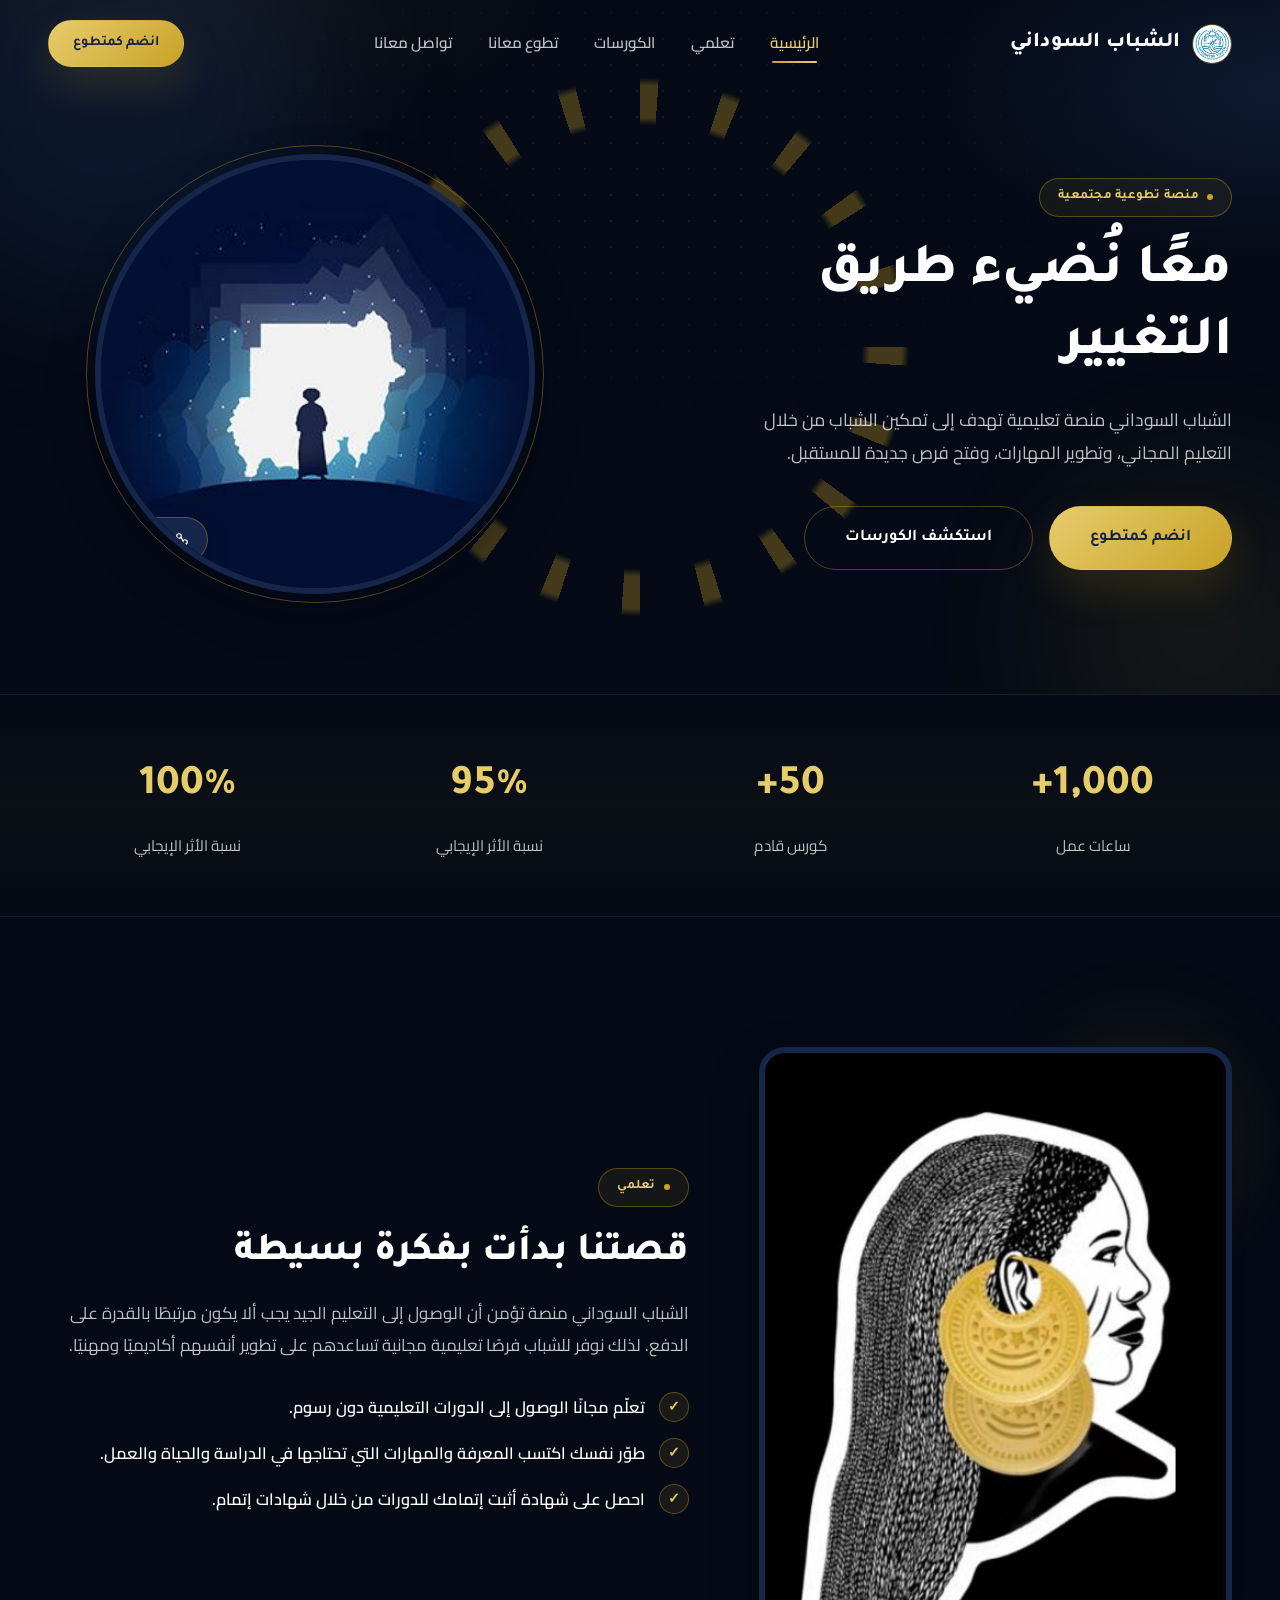
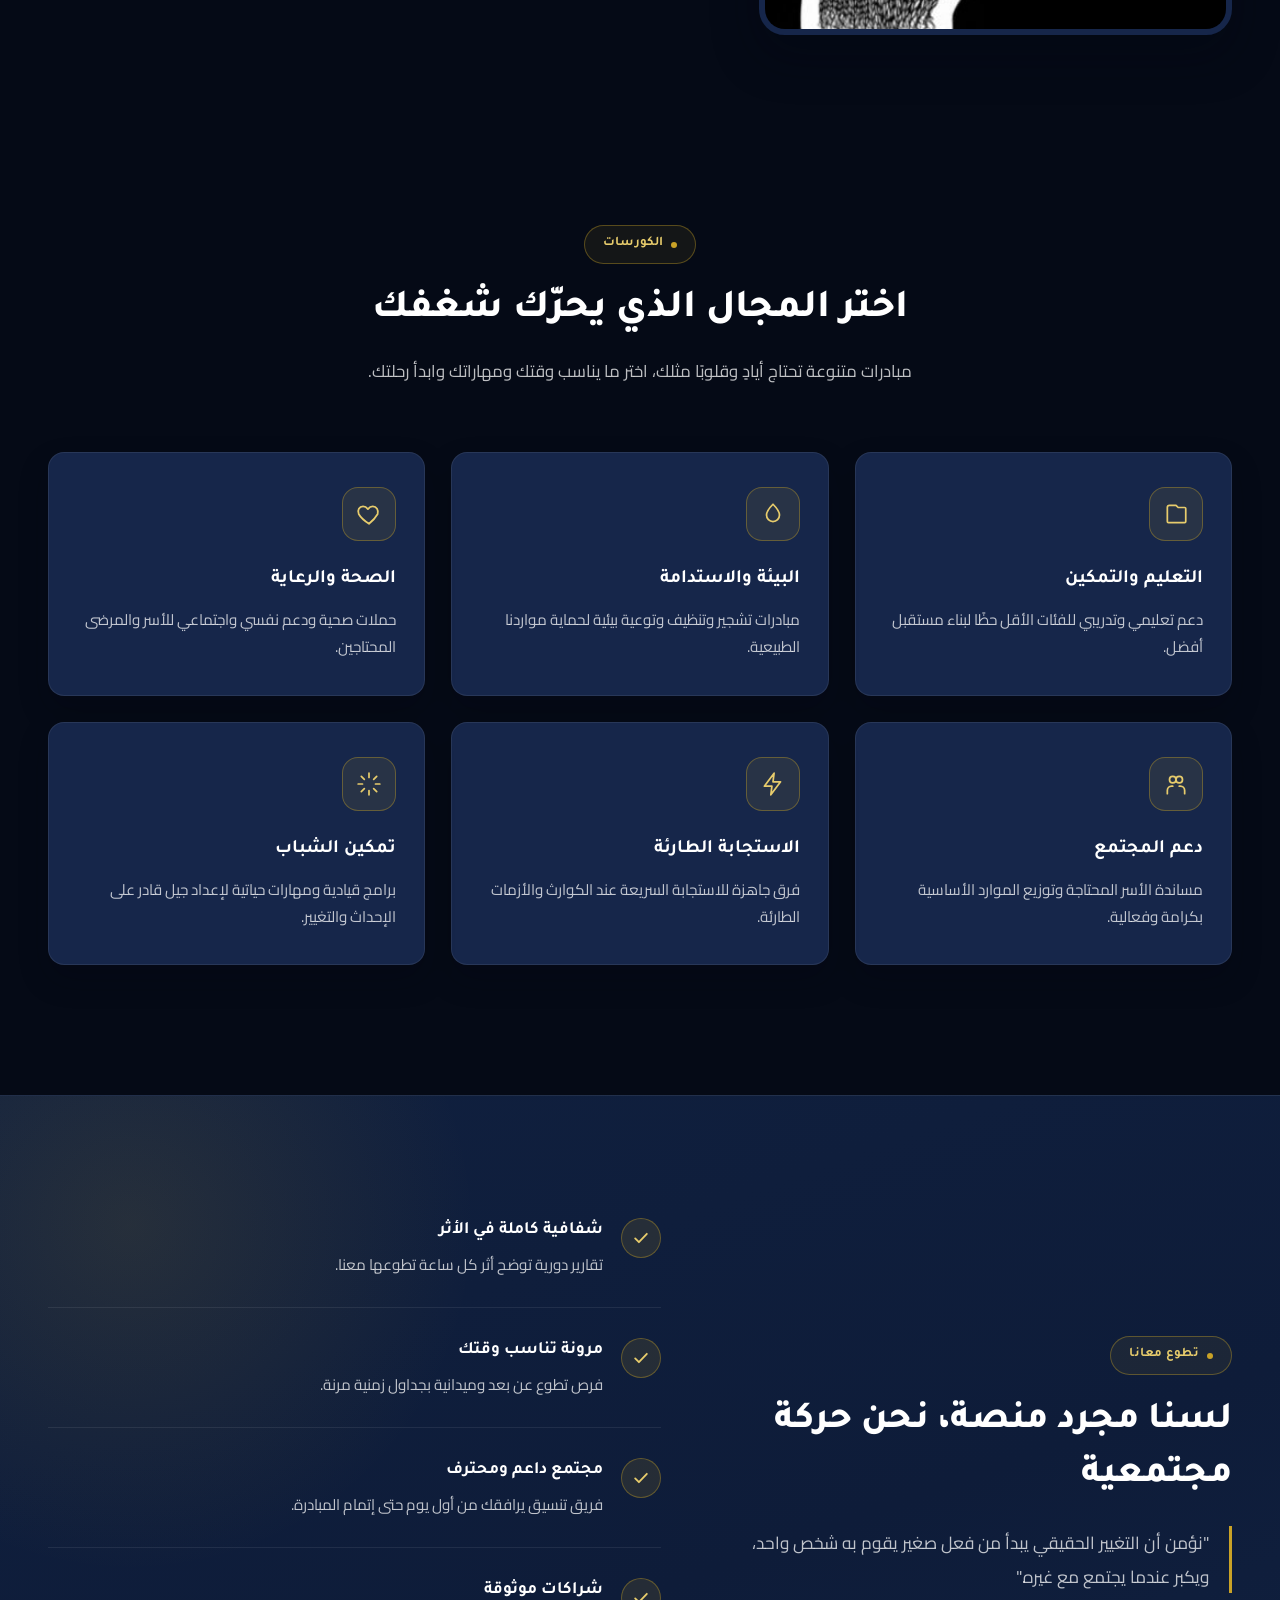
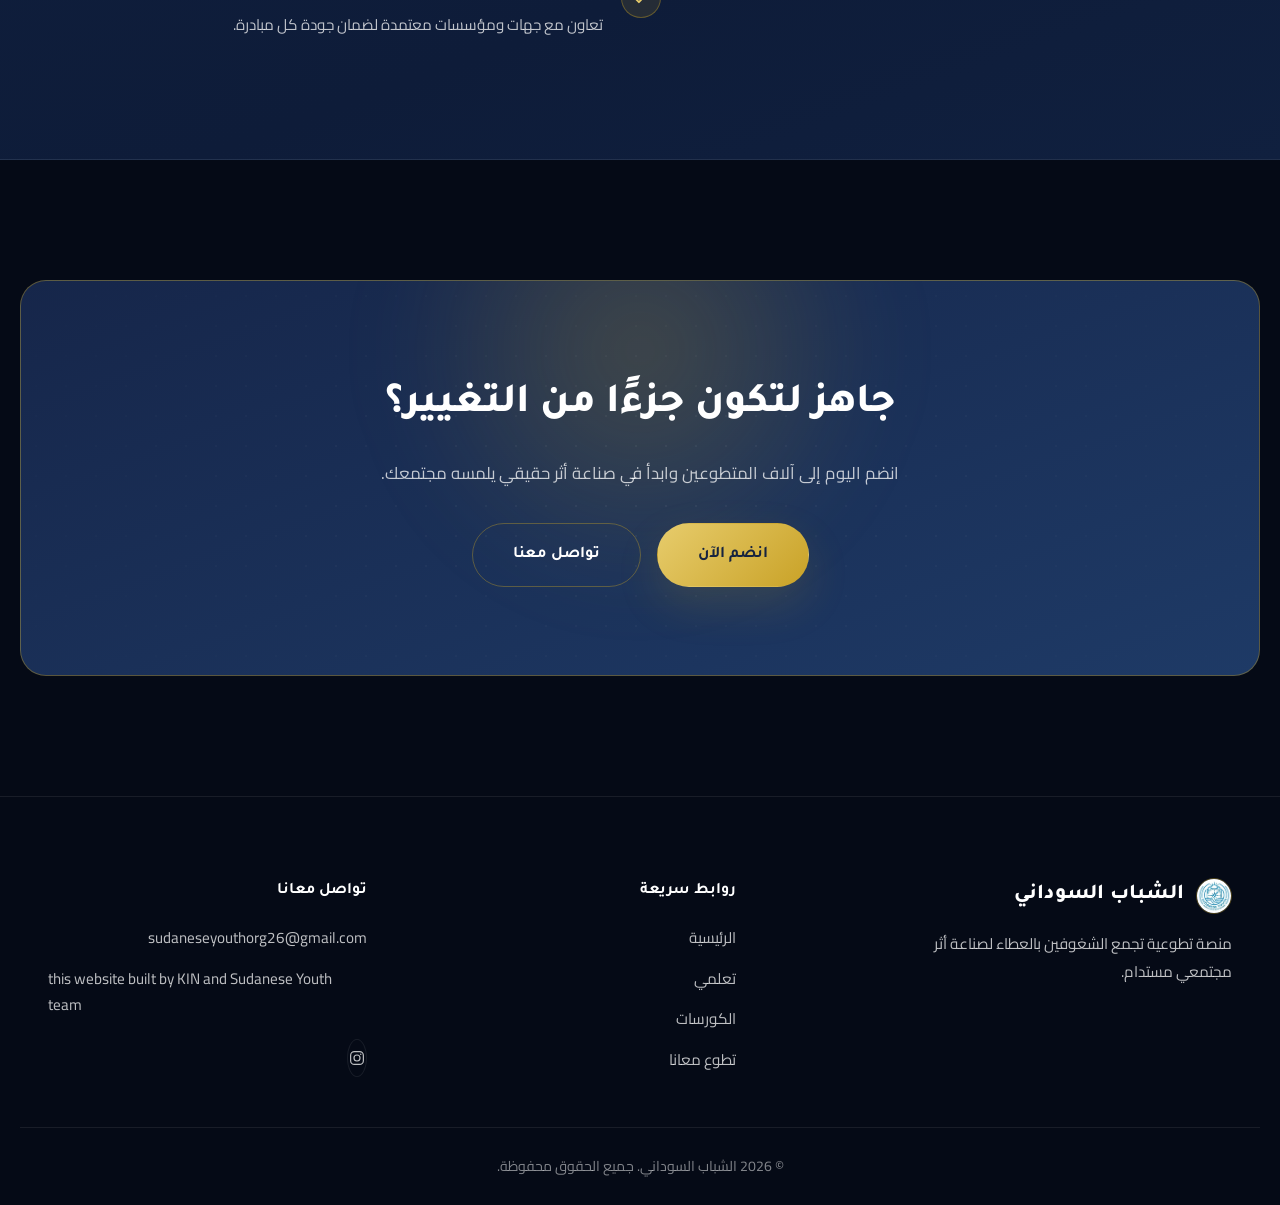
<file: index.html>
<!DOCTYPE html>
<html lang="ar" dir="rtl">
<head>
<meta charset="UTF-8">
<meta name="viewport" content="width=device-width, initial-scale=1.0">
<title>الشباب السوداني | منصة تطوعية تصنع الأثر</title>
<meta name="description" content="الشباب السوداني منصة تطوعية تجمع المتطوعين والمبادرات المجتمعية في مكان واحد، لتحويل الشغف بالعطاء إلى أثر حقيقي ومستدام.">
<meta name="keywords" content="تطوع, منصة تطوعية, مبادرات مجتمعية, عمل تطوعي, الشباب السوداني">
<meta property="og:title" content="الشباب السوداني | منصة تطوعية تصنع الأثر">
<meta property="og:description" content="نجمع الشغوفين بالعطاء لتنفيذ مبادرات حقيقية تصنع أثرًا مستدامًا في المجتمع.">
<meta property="og:type" content="website">
<link rel="preconnect" href="https://fonts.googleapis.com">
<link rel="preconnect" href="https://fonts.gstatic.com" crossorigin>
<link href="https://fonts.googleapis.com/css2?family=Tajawal:wght@400;500;700;800;900&family=Cairo:wght@300;400;500;600;700&display=swap" rel="stylesheet">
<link rel="stylesheet" href="style.css">
</head>
<body>
<body>

<!-- شاشة التحميل -->
<div class="preloader" id="preloader">
  <div class="preloader-logo-wrap">
    <span class="preloader-ring" aria-hidden="true"></span>
    <img src="logo.png" alt="الشباب السوداني" class="preloader-logo">
  </div>
  <span class="preloader-text">
    جاري التحميل<span class="preloader-dots"><span>.</span><span>.</span><span>.</span></span>
  </span>
</div>

<div class="scroll-progress" id="scrollProgress"></div>

<header class="navbar" id="navbar">
  <div class="navbar-inner container">
    <a href="index.html#home" class="brand" data-i18n-aria="navHome">
      <img src="logo.png" alt="الشباب السوداني" class="brand-logo" width="40" height="40">
      <span class="brand-name" data-i18n="brandName">الشباب السوداني</span>
    </a>

    <nav class="nav-links" id="navLinks" aria-label="التنقل الرئيسي">
      <a href="index.html#home" class="nav-link active" data-i18n="navHome">الرئيسية</a>
      <a href="mylearning.html" class="nav-link" data-i18n="navAbout">تعلمي</a>
      <a href="courses.html" class="nav-link" data-i18n="navServices">الكورسات</a>
      <a href="volnteer.html" class="nav-link" data-i18n="navvolnteer">تطوع معانا</a>
      <a href="contact.html" class="nav-link" data-i18n="navContact">تواصل معانا</a>
    </nav>

    <div class="navbar-actions">
      <a href="volnteer.html" class="btn btn-primary btn-nav" data-i18n="navCta">انضم كمتطوع</a>
      <button class="menu-toggle" id="menuToggle" aria-label="فتح القائمة" aria-expanded="false">
        <span></span><span></span><span></span>
      </button>
    </div>
  </div>

  <div class="mobile-menu" id="mobileMenu">
    <a href="index.html#home" class="mobile-link" data-i18n="navHome">الرئيسية</a>
    <a href="mylearning.html" class="mobile-link" data-i18n="navAbout">تعلمي</a>
    <a href="courses.html" class="mobile-link" data-i18n="navServices">الكورسات</a>
    <a href="volnteer.html" class="mobile-link" data-i18n="navvolnteer">تطوع معانا</a>
    <a href="contact.html" class="mobile-link" data-i18n="navContact">تواصل معانا</a>
    <a href="volnteer.html" class="btn btn-primary mobile-cta" data-i18n="navCta">انضم كمتطوع</a>
  </div>
</header>

<main>

  <section class="hero" id="home">
    <div class="hero-beacon" aria-hidden="true"></div>
    <div class="hero-grid" aria-hidden="true"></div>
    <div class="hero-blob hero-blob-1" aria-hidden="true"></div>
    <div class="hero-blob hero-blob-2" aria-hidden="true"></div>

    <div class="container hero-inner">
      <div class="hero-content reveal">
        <span class="eyebrow" data-i18n="heroEyebrow">منصة تطوعية مجتمعية</span>
        <h1 class="hero-title" data-i18n="heroTitle">معًا نُضيء طريق التغيير</h1>
        <p class="hero-desc" data-i18n="heroDesc">الشباب السوداني منصة تعليمية تهدف إلى تمكين الشباب من خلال التعليم المجاني، وتطوير المهارات، وفتح فرص جديدة للمستقبل.</p>
        <div class="hero-actions">
          <a href="volnteer.html" class="btn btn-primary btn-lg" data-i18n="heroBtnPrimary">انضم كمتطوع</a>
          <a href="courses.html" class="btn btn-outline btn-lg" data-i18n="heroBtnSecondary">استكشف الكورسات</a>
        </div>
      </div>

      <div class="hero-visual reveal">
        <div class="hero-image-wrap">
          <img src="png1.png" alt="متطوعون يعملون معًا" class="hero-image">
          <span class="floating-chip chip-1">
            <svg viewBox="0 0 24 24" fill="none" width="18" height="18"><path d="M12 2L14.5 8.5L21 9L16 13.5L17.5 20L12 16.5L6.5 20L8 13.5L3 9L9.5 8.5L12 2Z" fill="currentColor"/></svg>
            <span data-i18n="chipImpact">أثر حقيقي</span>
          </span>
          <span class="floating-chip chip-2">
            <svg viewBox="0 0 24 24" fill="none" width="18" height="18"><circle cx="8" cy="8" r="3" stroke="currentColor" stroke-width="1.6"/><circle cx="16" cy="16" r="3" stroke="currentColor" stroke-width="1.6"/><path d="M10.5 9.5L13.5 14.5" stroke="currentColor" stroke-width="1.6"/></svg>
            <span data-i18n="chipCommunity">مجتمع متصل</span>
          </span>
        </div>
      </div>
    </div>
  </section>

  <section class="stats" aria-label="إحصائيات">
    <div class="container stats-grid">
      <div class="stat-item reveal">
        <span class="stat-number" data-count="1000" data-suffix="+">0</span>
        <span class="stat-label" data-i18n="stat1">ساعات عمل</span>
      </div>
      <div class="stat-item reveal">
        <span class="stat-number" data-count="50" data-suffix="+">0</span>
        <span class="stat-label" data-i18n="stat2">كورس قادم</span>
      </div>
      <div class="stat-item reveal">
        <span class="stat-number" data-count="95" data-suffix="%">0</span>
        <span class="stat-label" data-i18n="stat3">نسبة الأثر الإيجابي</span>
      </div>
      <div class="stat-item reveal">
        <span class="stat-number" data-count="100" data-suffix="%">0</span>
        <span class="stat-label" data-i18n="stat3">دورات مجانية</span>
      </div>
    </div>
  </section>

  <section class="about" id="about">
    <div class="container about-grid">
      <div class="about-visual reveal">
        <div class="about-image-frame">
          <img src="png2.png" alt="فريق الشباب السوداني التطوعي" class="about-image" loading="lazy">
        </div>
        <div class="about-glow" aria-hidden="true"></div>
      </div>

      <div class="about-content reveal">
        <span class="eyebrow" data-i18n="aboutEyebrow">تعلمي</span>
        <h2 class="section-title" data-i18n="aboutTitle">قصتنا بدأت بفكرة بسيطة</h2>
        <p class="section-desc" data-i18n="aboutDesc">الشباب السوداني منصة تؤمن أن الوصول إلى التعليم الجيد يجب ألا يكون مرتبطًا بالقدرة على الدفع. لذلك نوفر للشباب فرصًا تعليمية مجانية تساعدهم على تطوير أنفسهم أكاديميًا ومهنيًا.</p>

        <ul class="check-list">
          <li>
            <span class="check-icon">✓</span>
            <span data-i18n="aboutPoint1">تعلّم مجانًا
الوصول إلى الدورات التعليمية دون رسوم.</span>
          </li>
          <li>
            <span class="check-icon">✓</span>
            <span data-i18n="aboutPoint2">طوّر نفسك
اكتسب المعرفة والمهارات التي تحتاجها في الدراسة والحياة والعمل.</span>
          </li>
          <li>
            <span class="check-icon">✓</span>
            <span data-i18n="aboutPoint3">احصل على شهادة
أثبت إتمامك للدورات من خلال شهادات إتمام.</span>
          </li>
        </ul>
      </div>
    </div>
  </section>

  <section class="services" id="services">
    <div class="container">
      <div class="section-head reveal">
        <span class="eyebrow" data-i18n="servicesEyebrow">الكورسات</span>
        <h2 class="section-title" data-i18n="servicesTitle">اختر المجال الذي يحرّك شغفك</h2>
        <p class="section-desc" data-i18n="servicesDesc">مبادرات متنوعة تحتاج أيادٍ وقلوبًا مثلك، اختر ما يناسب وقتك ومهاراتك وابدأ رحلتك.</p>
      </div>

      <div class="services-grid">
        <article class="service-card reveal">
          <span class="service-icon">
            <svg viewBox="0 0 24 24" fill="none" width="26" height="26"><path d="M4 19V6a2 2 0 0 1 2-2h6l2 2h6a1 1 0 0 1 1 1v12a1 1 0 0 1-1 1H5a1 1 0 0 1-1-1Z" stroke="currentColor" stroke-width="1.6" stroke-linejoin="round"/></svg>
          </span>
          <h3 data-i18n="service1Title">التعليم والتمكين</h3>
          <p data-i18n="service1Desc">دعم تعليمي وتدريبي للفئات الأقل حظًا لبناء مستقبل أفضل.</p>
        </article>

        <article class="service-card reveal">
          <span class="service-icon">
            <svg viewBox="0 0 24 24" fill="none" width="26" height="26"><path d="M12 3C9 6 6 9.5 6 13a6 6 0 0 0 12 0c0-3.5-3-7-6-10Z" stroke="currentColor" stroke-width="1.6" stroke-linejoin="round"/></svg>
          </span>
          <h3 data-i18n="service2Title">البيئة والاستدامة</h3>
          <p data-i18n="service2Desc">مبادرات تشجير وتنظيف وتوعية بيئية لحماية مواردنا الطبيعية.</p>
        </article>

        <article class="service-card reveal">
          <span class="service-icon">
            <svg viewBox="0 0 24 24" fill="none" width="26" height="26"><path d="M12 21s-7-4.5-9.5-9C1 8.5 3 5 6.5 5c2 0 3.5 1.2 4.5 2.5C12 6.2 13.5 5 15.5 5 19 5 21 8.5 20 12c-2.5 4.5-8 9-8 9Z" stroke="currentColor" stroke-width="1.6" stroke-linejoin="round"/></svg>
          </span>
          <h3 data-i18n="service3Title">الصحة والرعاية</h3>
          <p data-i18n="service3Desc">حملات صحية ودعم نفسي واجتماعي للأسر والمرضى المحتاجين.</p>
        </article>

        <article class="service-card reveal">
          <span class="service-icon">
            <svg viewBox="0 0 24 24" fill="none" width="26" height="26"><path d="M4 21v-3a4 4 0 0 1 4-4h1M20 21v-3a4 4 0 0 0-4-4h-1M9 11a3 3 0 1 0 0-6 3 3 0 0 0 0 6ZM15 11a3 3 0 1 0 0-6 3 3 0 0 0 0 6Z" stroke="currentColor" stroke-width="1.6" stroke-linecap="round" stroke-linejoin="round"/></svg>
          </span>
          <h3 data-i18n="service4Title">دعم المجتمع</h3>
          <p data-i18n="service4Desc">مساندة الأسر المحتاجة وتوزيع الموارد الأساسية بكرامة وفعالية.</p>
        </article>

        <article class="service-card reveal">
          <span class="service-icon">
            <svg viewBox="0 0 24 24" fill="none" width="26" height="26"><path d="M13 2 4 14h7l-1 8 9-12h-7l1-8Z" stroke="currentColor" stroke-width="1.6" stroke-linejoin="round"/></svg>
          </span>
          <h3 data-i18n="service5Title">الاستجابة الطارئة</h3>
          <p data-i18n="service5Desc">فرق جاهزة للاستجابة السريعة عند الكوارث والأزمات الطارئة.</p>
        </article>

        <article class="service-card reveal">
          <span class="service-icon">
            <svg viewBox="0 0 24 24" fill="none" width="26" height="26"><path d="M12 2v4M12 18v4M4.9 4.9l2.8 2.8M16.3 16.3l2.8 2.8M2 12h4M18 12h4M4.9 19.1l2.8-2.8M16.3 7.7l2.8-2.8" stroke="currentColor" stroke-width="1.6" stroke-linecap="round"/></svg>
          </span>
          <h3 data-i18n="service6Title">تمكين الشباب</h3>
          <p data-i18n="service6Desc">برامج قيادية ومهارات حياتية لإعداد جيل قادر على الإحداث والتغيير.</p>
        </article>
      </div>
    </div>
  </section>

  <section class="why" id="why">
    <div class="why-glow" aria-hidden="true"></div>
    <div class="container why-grid">
      <div class="why-panel reveal">
        <span class="eyebrow eyebrow-light" data-i18n="whyEyebrow">تطوع معانا</span>
        <h2 class="why-title" data-i18n="whyTitle">لسنا مجرد منصة، نحن حركة مجتمعية</h2>
        <p class="why-quote" data-i18n="whyQuote">"نؤمن أن التغيير الحقيقي يبدأ من فعل صغير يقوم به شخص واحد، ويكبر عندما يجتمع مع غيره."</p>
      </div>

      <ul class="why-list">
        <li class="why-item reveal">
          <span class="why-check">
            <svg viewBox="0 0 24 24" fill="none" width="20" height="20"><path d="M5 12.5 9.5 17 19 7" stroke="currentColor" stroke-width="2.2" stroke-linecap="round" stroke-linejoin="round"/></svg>
          </span>
          <div>
            <h4 data-i18n="why1Title">شفافية كاملة في الأثر</h4>
            <p data-i18n="why1Desc">تقارير دورية توضح أثر كل ساعة تطوعها معنا.</p>
          </div>
        </li>
        <li class="why-item reveal">
          <span class="why-check">
            <svg viewBox="0 0 24 24" fill="none" width="20" height="20"><path d="M5 12.5 9.5 17 19 7" stroke="currentColor" stroke-width="2.2" stroke-linecap="round" stroke-linejoin="round"/></svg>
          </span>
          <div>
            <h4 data-i18n="why2Title">مرونة تناسب وقتك</h4>
            <p data-i18n="why2Desc">فرص تطوع عن بعد وميدانية بجداول زمنية مرنة.</p>
          </div>
        </li>
        <li class="why-item reveal">
          <span class="why-check">
            <svg viewBox="0 0 24 24" fill="none" width="20" height="20"><path d="M5 12.5 9.5 17 19 7" stroke="currentColor" stroke-width="2.2" stroke-linecap="round" stroke-linejoin="round"/></svg>
          </span>
          <div>
            <h4 data-i18n="why3Title">مجتمع داعم ومحترف</h4>
            <p data-i18n="why3Desc">فريق تنسيق يرافقك من أول يوم حتى إتمام المبادرة.</p>
          </div>
        </li>
        <li class="why-item reveal">
          <span class="why-check">
            <svg viewBox="0 0 24 24" fill="none" width="20" height="20"><path d="M5 12.5 9.5 17 19 7" stroke="currentColor" stroke-width="2.2" stroke-linecap="round" stroke-linejoin="round"/></svg>
          </span>
          <div>
            <h4 data-i18n="why4Title">شراكات موثوقة</h4>
            <p data-i18n="why4Desc">تعاون مع جهات ومؤسسات معتمدة لضمان جودة كل مبادرة.</p>
          </div>
        </li>
      </ul>
    </div>
  </section>

  <section class="cta" id="contact">
    <div class="cta-glow" aria-hidden="true"></div>
    <div class="cta-shapes" aria-hidden="true"></div>
    <div class="container cta-inner reveal">
      <h2 class="cta-title" data-i18n="ctaTitle">جاهز لتكون جزءًا من التغيير؟</h2>
      <p class="cta-desc" data-i18n="ctaDesc">انضم اليوم إلى آلاف المتطوعين وابدأ في صناعة أثر حقيقي يلمسه مجتمعك.</p>
      <div class="cta-actions">
        <a href="volnteer.html" class="btn btn-primary btn-lg" data-i18n="ctaBtn">انضم الآن</a>
        <a href="contact.html" class="btn btn-outline btn-lg" data-i18n="ctaBtnSecondary">تواصل معنا</a>
      </div>
    </div>
  </section>

</main>

<footer class="footer">
  <div class="container footer-grid">
    <div class="footer-brand">
      <a href="index.html#home" class="brand">
        <img src="logo.png" alt="الشباب السوداني" class="brand-logo" width="36" height="36">
        <span class="brand-name" data-i18n="brandName">الشباب السوداني</span>
      </a>
      <p data-i18n="footerAbout">منصة تطوعية تجمع الشغوفين بالعطاء لصناعة أثر مجتمعي مستدام.</p>
    </div>

    <div class="footer-col">
      <h5 data-i18n="footerLinksTitle">روابط سريعة</h5>
      <a href="index.html#home" data-i18n="navHome">الرئيسية</a>
      <a href="mylearning.html" data-i18n="navAbout">تعلمي</a>
      <a href="courses.html" data-i18n="navServices">الكورسات</a>
      <a href="volnteer.html" data-i18n="navvolnteer">تطوع معانا</a>
    </div>

    <div class="footer-col">
      <h5 data-i18n="footerContactTitle">تواصل معانا</h5>
      <a href="mailto:sudaneseyouthorg26@gmail.com">sudaneseyouthorg26@gmail.com</a>
      <a href="tel:+20000000000" dir="ltr">this website built by KIN and Sudanese Youth team</a>
      <div class="social-icons">
        <a href="https://www.instagram.com/sudanese_youth/" aria-label="Instagram" class="social-icon"><svg viewBox="0 0 24 24" width="18" height="18" fill="none"><rect x="3.5" y="3.5" width="17" height="17" rx="5" stroke="currentColor" stroke-width="1.6"/><circle cx="12" cy="12" r="4" stroke="currentColor" stroke-width="1.6"/><circle cx="17" cy="7" r="1" fill="currentColor"/></svg></a>
      </div>
    </div>
  </div>

  <div class="container footer-bottom">
    <p data-i18n="footerCopy">© 2026 الشباب السوداني. جميع الحقوق محفوظة.</p>
  </div>
</footer>

<button class="back-to-top" id="backToTop" aria-label="العودة للأعلى">
  <svg viewBox="0 0 24 24" width="20" height="20" fill="none"><path d="M12 19V5M5 12l7-7 7 7" stroke="currentColor" stroke-width="2" stroke-linecap="round" stroke-linejoin="round"/></svg>
</button>

<script src="script.js"></script>
</body>
</html>
</file>
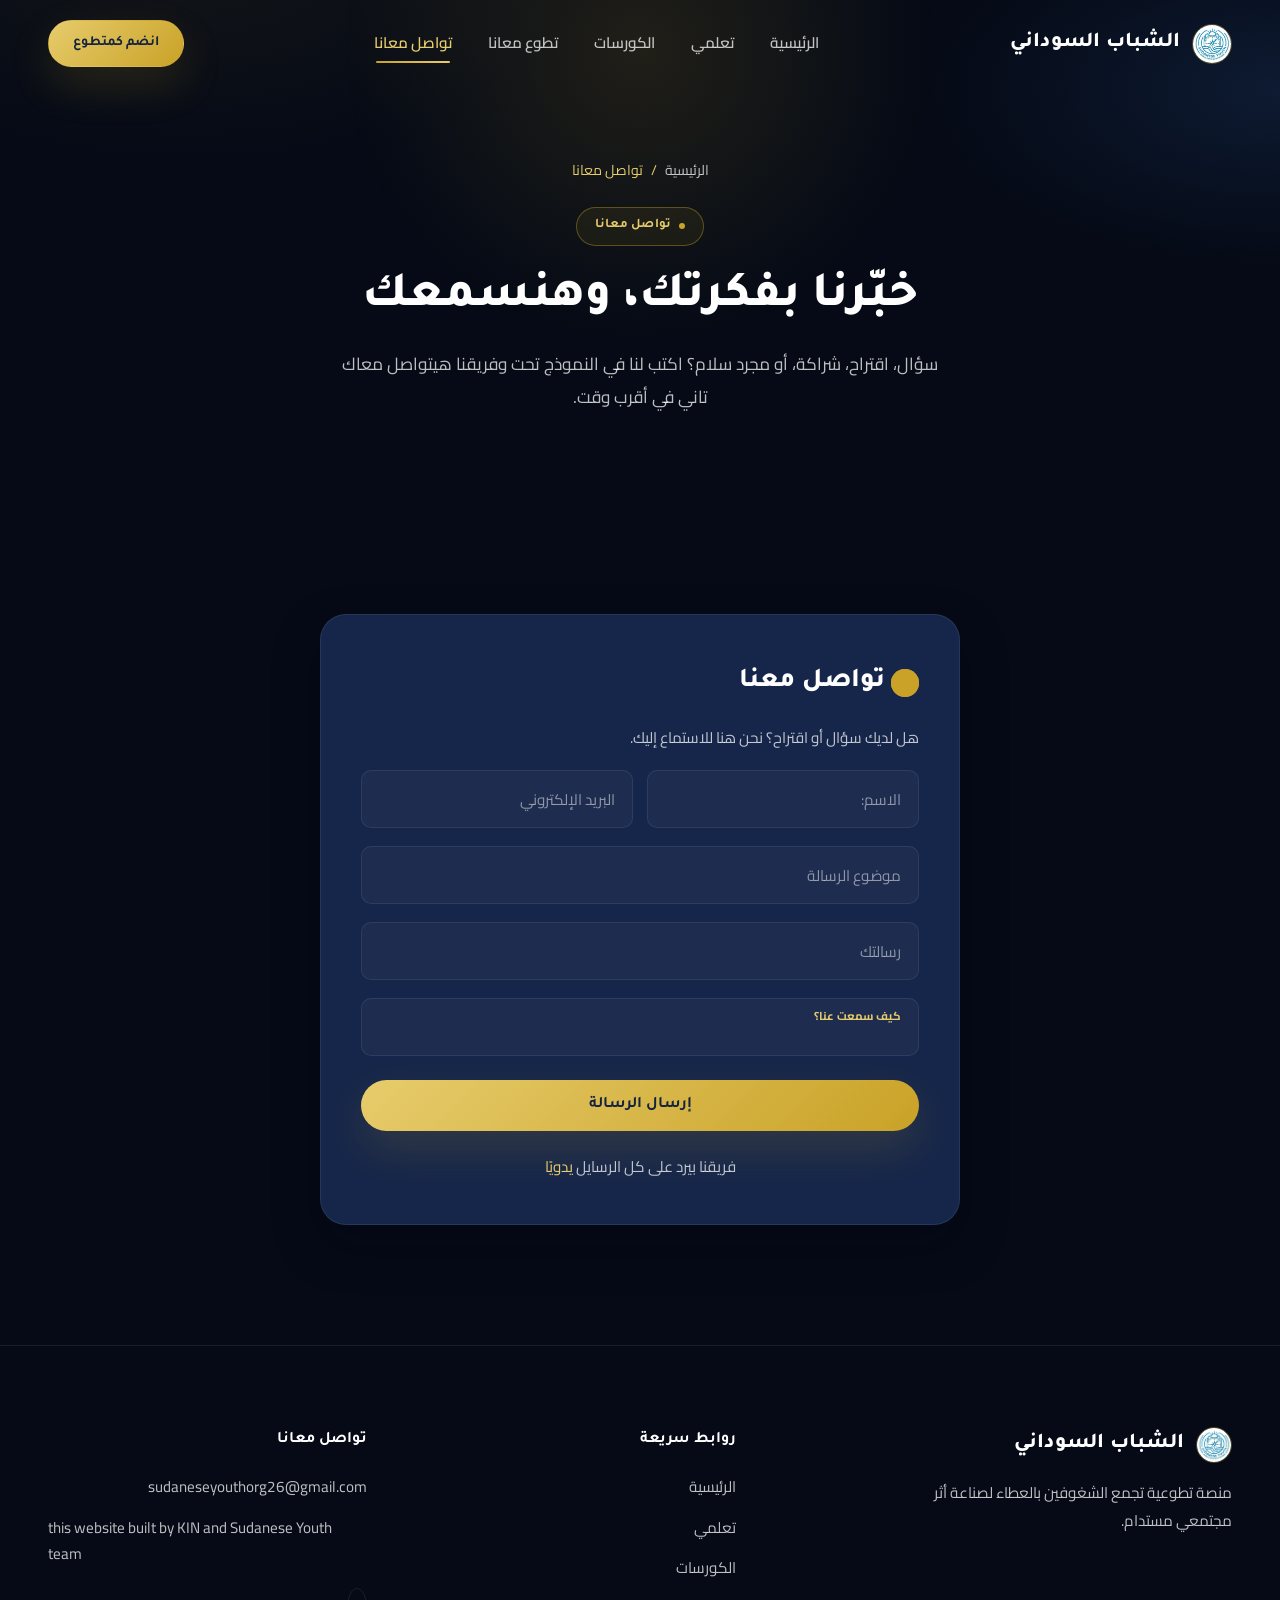
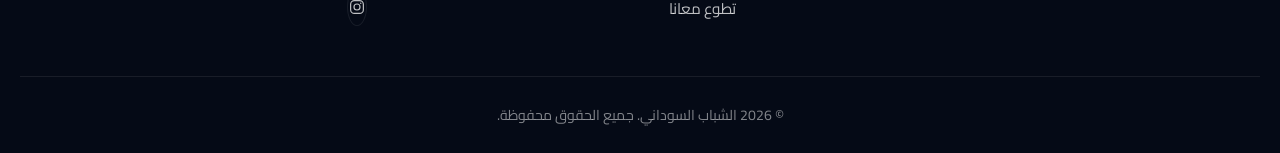
<file: contact.html>
<!DOCTYPE html>
<html lang="ar" dir="rtl">
<head>
<meta charset="UTF-8">
<meta name="viewport" content="width=device-width, initial-scale=1.0">
<title>تواصل معانا | الشباب السوداني</title>
<meta name="description" content="تواصل مع فريق الشباب السوداني لأي استفسار، اقتراح، أو شراكة. سنرد عليك في أقرب وقت.">
<link rel="preconnect" href="https://fonts.googleapis.com">
<link rel="preconnect" href="https://fonts.gstatic.com" crossorigin>
<link href="https://fonts.googleapis.com/css2?family=Tajawal:wght@400;500;700;800;900&family=Cairo:wght@300;400;500;600;700&display=swap" rel="stylesheet">
<link rel="stylesheet" href="style.css">
</head>
<body>

<div class="scroll-progress" id="scrollProgress"></div>

<header class="navbar" id="navbar">
  <div class="navbar-inner container">
    <a href="index.html#home" class="brand" data-i18n-aria="navHome">
      <img src="logo.png" alt="الشباب السوداني" class="brand-logo" width="40" height="40">
      <span class="brand-name" data-i18n="brandName">الشباب السوداني</span>
    </a>

    <nav class="nav-links" id="navLinks" aria-label="التنقل الرئيسي">
      <a href="index.html#home" class="nav-link" data-i18n="navHome">الرئيسية</a>
      <a href="mylearning.html" class="nav-link" data-i18n="navAbout">تعلمي</a>
      <a href="courses.html" class="nav-link" data-i18n="navServices">الكورسات</a>
      <a href="volnteer.html" class="nav-link" data-i18n="navvolnteer">تطوع معانا</a>
      <a href="contact.html" class="nav-link active" data-i18n="navContact">تواصل معانا</a>
    </nav>

    <div class="navbar-actions">
      <!-- <button class="lang-toggle" id="langToggle" aria-label="تغيير اللغة">
        <span class="lang-option active" data-lang-option="ar">AR</span>
        <span class="lang-sep">⇄</span>
        <span class="lang-option" data-lang-option="en">EN</span>
      </button> -->
      <a href="volnteer.html" class="btn btn-primary btn-nav" data-i18n="navCta">انضم كمتطوع</a>
      <button class="menu-toggle" id="menuToggle" aria-label="فتح القائمة" aria-expanded="false">
        <span></span><span></span><span></span>
      </button>
    </div>
  </div>

  <div class="mobile-menu" id="mobileMenu">
    <a href="index.html#home" class="mobile-link" data-i18n="navHome">الرئيسية</a>
    <a href="mylearning.html" class="mobile-link" data-i18n="navAbout">تعلمي</a>
    <a href="courses.html" class="mobile-link" data-i18n="navServices">الكورسات</a>
    <a href="volnteer.html" class="mobile-link" data-i18n="navvolnteer">تطوع معانا</a>
    <a href="contact.html" class="mobile-link" data-i18n="navContact">تواصل معانا</a>
    <a href="volnteer.html" class="btn btn-primary mobile-cta" data-i18n="navCta">انضم كمتطوع</a>
  </div>
</header>

<main>

  <section class="page-hero">
    <div class="page-hero-glow" aria-hidden="true"></div>
    <div class="container page-hero-inner">
      <div class="page-hero-breadcrumb reveal">
        <a href="index.html#home" data-i18n="navHome">الرئيسية</a>
        <span>/</span>
        <span data-i18n="navContact">تواصل معانا</span>
      </div>
      <span class="eyebrow">تواصل معانا</span>
      <h1 class="page-hero-title">خبّرنا بفكرتك، وهنسمعك</h1>
      <p class="page-hero-desc">سؤال، اقتراح، شراكة، أو مجرد سلام؟ اكتب لنا في النموذج تحت وفريقنا هيتواصل معاك تاني في أقرب وقت.</p>
    </div>
  </section>
<!-- From Uiverse.io by Yaya12085 -->
<form class="form" id="contactForm">
    <input type="hidden" name="access_key" value="ac69c352-38ea-4a26-bc5b-1a10f03672b9">
    <input type="checkbox" name="botcheck" class="visually-hidden" style="display:none">

    <p class="title">تواصل معنا</p>
    <p class="message">هل لديك سؤال أو اقتراح؟ نحن هنا للاستماع إليك.</p>

    <div class="flex">
        <label>
            <input required placeholder="" name="name" type="text" class="input">
            <span>الاسم:</span>
        </label>

        <label>
            <input required placeholder="" name="email" type="email" class="input">
            <span>البريد الإلكتروني</span>
        </label>
    </div>

    <label>
        <input required placeholder="" name="subject" type="text" class="input">
        <span>موضوع الرسالة</span>
    </label>

    <label>
        <input required placeholder="" name="message" type="text" class="input">
        <span>رسالتك</span>
    </label>

    <label>
        <input placeholder="" name="how_heard" type="text" class="input">
        <span>كيف سمعت عنا؟</span>
    </label>

    <button class="submit" type="submit">إرسال الرسالة</button>

    <div class="form-status" id="formStatus"></div>

    <p class="signin">فريقنا بيرد على كل الرسايل <a href="#">يدويًا</a></p>
</form>

<script>
(function () {
  const form = document.getElementById('contactForm');
  const statusBox = document.getElementById('formStatus');

  form.addEventListener('submit', async function (e) {
    e.preventDefault();

    const submitBtn = form.querySelector('.submit');
    submitBtn.disabled = true;
    const originalText = submitBtn.textContent;
    submitBtn.textContent = 'جارٍ الإرسال...';

    statusBox.classList.remove('show', 'success', 'error');

    const formData = new FormData(form);
    const object = Object.fromEntries(formData);
    const json = JSON.stringify(object);

    try {
      const res = await fetch('https://api.web3forms.com/submit', {
        method: 'POST',
        headers: {
          'Content-Type': 'application/json',
          Accept: 'application/json'
        },
        body: json
      });
      const result = await res.json();

      if (result.success) {
        statusBox.textContent = 'تم إرسال رسالتك بنجاح، شكرًا لتواصلك معنا.';
        statusBox.classList.add('show', 'success');
        form.reset();
      } else {
        statusBox.textContent = 'حدث خطأ أثناء الإرسال، حاول مرة أخرى.';
        statusBox.classList.add('show', 'error');
      }
    } catch (err) {
      statusBox.textContent = 'تعذر الاتصال بالخادم، تحقق من اتصالك بالإنترنت.';
      statusBox.classList.add('show', 'error');
    } finally {
      submitBtn.disabled = false;
      submitBtn.textContent = originalText;
    }
  });
})();
</script>
</main>

<footer class="footer">
  <div class="container footer-grid">
    <div class="footer-brand">
      <a href="index.html#home" class="brand">
        <img src="logo.png" alt="الشباب السوداني" class="brand-logo" width="36" height="36">
        <span class="brand-name" data-i18n="brandName">الشباب السوداني</span>
      </a>
      <p data-i18n="footerAbout">منصة تطوعية تجمع الشغوفين بالعطاء لصناعة أثر مجتمعي مستدام.</p>
    </div>

    <div class="footer-col">
      <h5 data-i18n="footerLinksTitle">روابط سريعة</h5>
      <a href="index.html#home" data-i18n="navHome">الرئيسية</a>
      <a href="mylearning.html" data-i18n="navAbout">تعلمي</a>
      <a href="courses.html" data-i18n="navServices">الكورسات</a>
      <a href="volnteer.html" data-i18n="navvolnteer">تطوع معانا</a>
    </div>

    <div class="footer-col">
      <h5 data-i18n="footerContactTitle">تواصل معانا</h5>
      <a href="mailto:sudaneseyouthorg26@gmail.com">sudaneseyouthorg26@gmail.com</a>
      <a href="tel:+20000000000" dir="ltr">this website built by KIN and Sudanese Youth team</a>
      <div class="social-icons">
        <a href="https://www.instagram.com/sudanese_youth/" aria-label="Instagram" class="social-icon"><svg viewBox="0 0 24 24" width="18" height="18" fill="none"><rect x="3.5" y="3.5" width="17" height="17" rx="5" stroke="currentColor" stroke-width="1.6"/><circle cx="12" cy="12" r="4" stroke="currentColor" stroke-width="1.6"/><circle cx="17" cy="7" r="1" fill="currentColor"/></svg></a>
      </div>
    </div>
  </div>

  <div class="container footer-bottom">
    <p data-i18n="footerCopy">© 2026 الشباب السوداني. جميع الحقوق محفوظة.</p>
  </div>
</footer>

<button class="back-to-top" id="backToTop" aria-label="العودة للأعلى">
  <svg viewBox="0 0 24 24" width="20" height="20" fill="none"><path d="M12 19V5M5 12l7-7 7 7" stroke="currentColor" stroke-width="2" stroke-linecap="round" stroke-linejoin="round"/></svg>
</button>

<script src="script.js"></script>
</body>
</html>
</file>
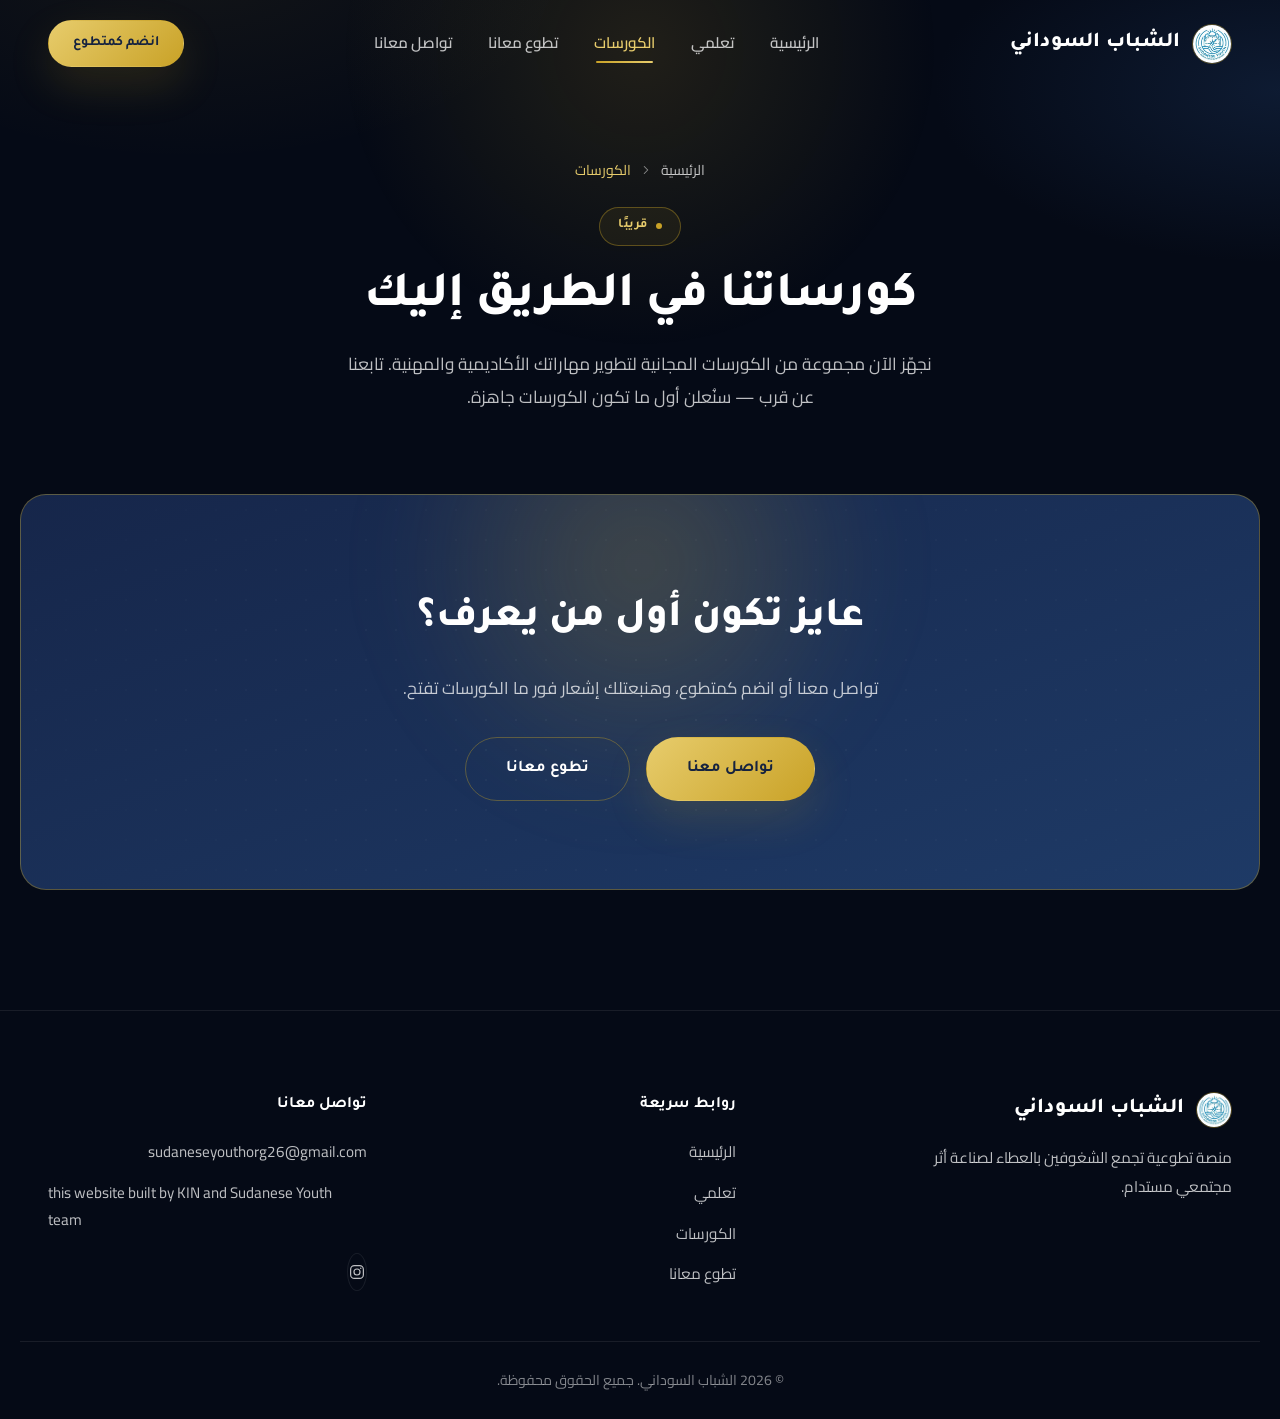
<file: courses.html>
<!DOCTYPE html>
<html lang="ar" dir="rtl">
<head>
<meta charset="UTF-8">
<meta name="viewport" content="width=device-width, initial-scale=1.0">
<title>الكورسات | الشباب السوداني</title>
<meta name="description" content="كورسات الشباب السوداني قريبًا — منصة تعليمية مجانية لتمكين الشباب بالمهارات والمعرفة.">
<link rel="preconnect" href="https://fonts.googleapis.com">
<link rel="preconnect" href="https://fonts.gstatic.com" crossorigin>
<link href="https://fonts.googleapis.com/css2?family=Tajawal:wght@400;500;700;800;900&family=Cairo:wght@300;400;500;600;700&display=swap" rel="stylesheet">
<link rel="stylesheet" href="style.css">
</head>
<body>

<div class="scroll-progress" id="scrollProgress"></div>

<header class="navbar" id="navbar">
  <div class="navbar-inner container">
    <a href="index.html#home" class="brand" data-i18n-aria="navHome">
      <img src="logo.png" alt="الشباب السوداني" class="brand-logo" width="40" height="40">
      <span class="brand-name" data-i18n="brandName">الشباب السوداني</span>
    </a>

    <nav class="nav-links" id="navLinks" aria-label="التنقل الرئيسي">
      <a href="index.html#home" class="nav-link" data-i18n="navHome">الرئيسية</a>
      <a href="mylearning.html" class="nav-link" data-i18n="navAbout">تعلمي</a>
      <a href="courses.html" class="nav-link active" data-i18n="navServices">الكورسات</a>
      <a href="volnteer.html" class="nav-link" data-i18n="navvolnteer">تطوع معانا</a>
      <a href="contact.html" class="nav-link" data-i18n="navContact">تواصل معانا</a>
    </nav>

    <div class="navbar-actions">
      <!-- <button class="lang-toggle" id="langToggle" aria-label="تغيير اللغة">
        <span class="lang-option active" data-lang-option="ar">AR</span>
        <span class="lang-sep">⇄</span>
        <span class="lang-option" data-lang-option="en">EN</span>
      </button> -->
      <a href="volnteer.html" class="btn btn-primary btn-nav" data-i18n="navCta">انضم كمتطوع</a>
      <button class="menu-toggle" id="menuToggle" aria-label="فتح القائمة" aria-expanded="false">
        <span></span><span></span><span></span>
      </button>
    </div>
  </div>

  <div class="mobile-menu" id="mobileMenu">
    <a href="index.html#home" class="mobile-link" data-i18n="navHome">الرئيسية</a>
    <a href="mylearning.html" class="mobile-link" data-i18n="navAbout">تعلمي</a>
    <a href="courses.html" class="mobile-link" data-i18n="navServices">الكورسات</a>
    <a href="volnteer.html" class="mobile-link" data-i18n="navvolnteer">تطوع معانا</a>
    <a href="contact.html" class="mobile-link" data-i18n="navContact">تواصل معانا</a>
    <a href="volnteer.html" class="btn btn-primary mobile-cta" data-i18n="navCta">انضم كمتطوع</a>
  </div>
</header>

<main>

  <section class="page-hero">
    <div class="page-hero-glow" aria-hidden="true"></div>
    <div class="container page-hero-inner">
      <nav class="page-hero-breadcrumb" aria-label="مسار التصفح">
        <a href="index.html#home">الرئيسية</a>
        <svg viewBox="0 0 24 24" width="14" height="14" fill="none"><path d="M9 6l6 6-6 6" stroke="currentColor" stroke-width="1.8" stroke-linecap="round" stroke-linejoin="round"/></svg>
        <span>الكورسات</span>
      </nav>
      <span class="eyebrow">قريبًا</span>
      <h1 class="page-hero-title">كورساتنا في الطريق إليك</h1>
      <p class="page-hero-desc">نجهّز الآن مجموعة من الكورسات المجانية لتطوير مهاراتك الأكاديمية والمهنية. تابعنا عن قرب — سنُعلن أول ما تكون الكورسات جاهزة.</p>
    </div>
  </section>

  <section class="cta" style="margin-top: 0;">
    <div class="cta-glow" aria-hidden="true"></div>
    <div class="cta-shapes" aria-hidden="true"></div>
    <div class="container cta-inner reveal">
      <h2 class="cta-title">عايز تكون أول من يعرف؟</h2>
      <p class="cta-desc">تواصل معنا أو انضم كمتطوع، وهنبعتلك إشعار فور ما الكورسات تفتح.</p>
      <div class="cta-actions">
        <a href="contact.html" class="btn btn-primary btn-lg">تواصل معنا</a>
        <a href="volnteer.html" class="btn btn-outline btn-lg">تطوع معانا</a>
      </div>
    </div>
  </section>

</main>

<footer class="footer">
  <div class="container footer-grid">
    <div class="footer-brand">
      <a href="index.html#home" class="brand">
        <img src="logo.png" alt="الشباب السوداني" class="brand-logo" width="36" height="36">
        <span class="brand-name" data-i18n="brandName">الشباب السوداني</span>
      </a>
      <p data-i18n="footerAbout">منصة تطوعية تجمع الشغوفين بالعطاء لصناعة أثر مجتمعي مستدام.</p>
    </div>

    <div class="footer-col">
      <h5 data-i18n="footerLinksTitle">روابط سريعة</h5>
      <a href="index.html#home" data-i18n="navHome">الرئيسية</a>
      <a href="mylearning.html" data-i18n="navAbout">تعلمي</a>
      <a href="courses.html" data-i18n="navServices">الكورسات</a>
      <a href="volnteer.html" data-i18n="navvolnteer">تطوع معانا</a>
    </div>

    <div class="footer-col">
      <h5 data-i18n="footerContactTitle">تواصل معانا</h5>
      <a href="mailto:sudaneseyouthorg26@gmail.com">sudaneseyouthorg26@gmail.com</a>
      <a href="tel:+20000000000" dir="ltr">this website built by KIN and Sudanese Youth team</a>
      <div class="social-icons">
        <a href="https://www.instagram.com/sudanese_youth/" aria-label="Instagram" class="social-icon"><svg viewBox="0 0 24 24" width="18" height="18" fill="none"><rect x="3.5" y="3.5" width="17" height="17" rx="5" stroke="currentColor" stroke-width="1.6"/><circle cx="12" cy="12" r="4" stroke="currentColor" stroke-width="1.6"/><circle cx="17" cy="7" r="1" fill="currentColor"/></svg></a>
      </div>
    </div>
  </div>

  <div class="container footer-bottom">
    <p data-i18n="footerCopy">© 2026 الشباب السوداني. جميع الحقوق محفوظة.</p>
  </div>
</footer>

<button class="back-to-top" id="backToTop" aria-label="العودة للأعلى">
  <svg viewBox="0 0 24 24" width="20" height="20" fill="none"><path d="M12 19V5M5 12l7-7 7 7" stroke="currentColor" stroke-width="2" stroke-linecap="round" stroke-linejoin="round"/></svg>
</button>

<script src="script.js"></script>
</body>
</html>
</file>
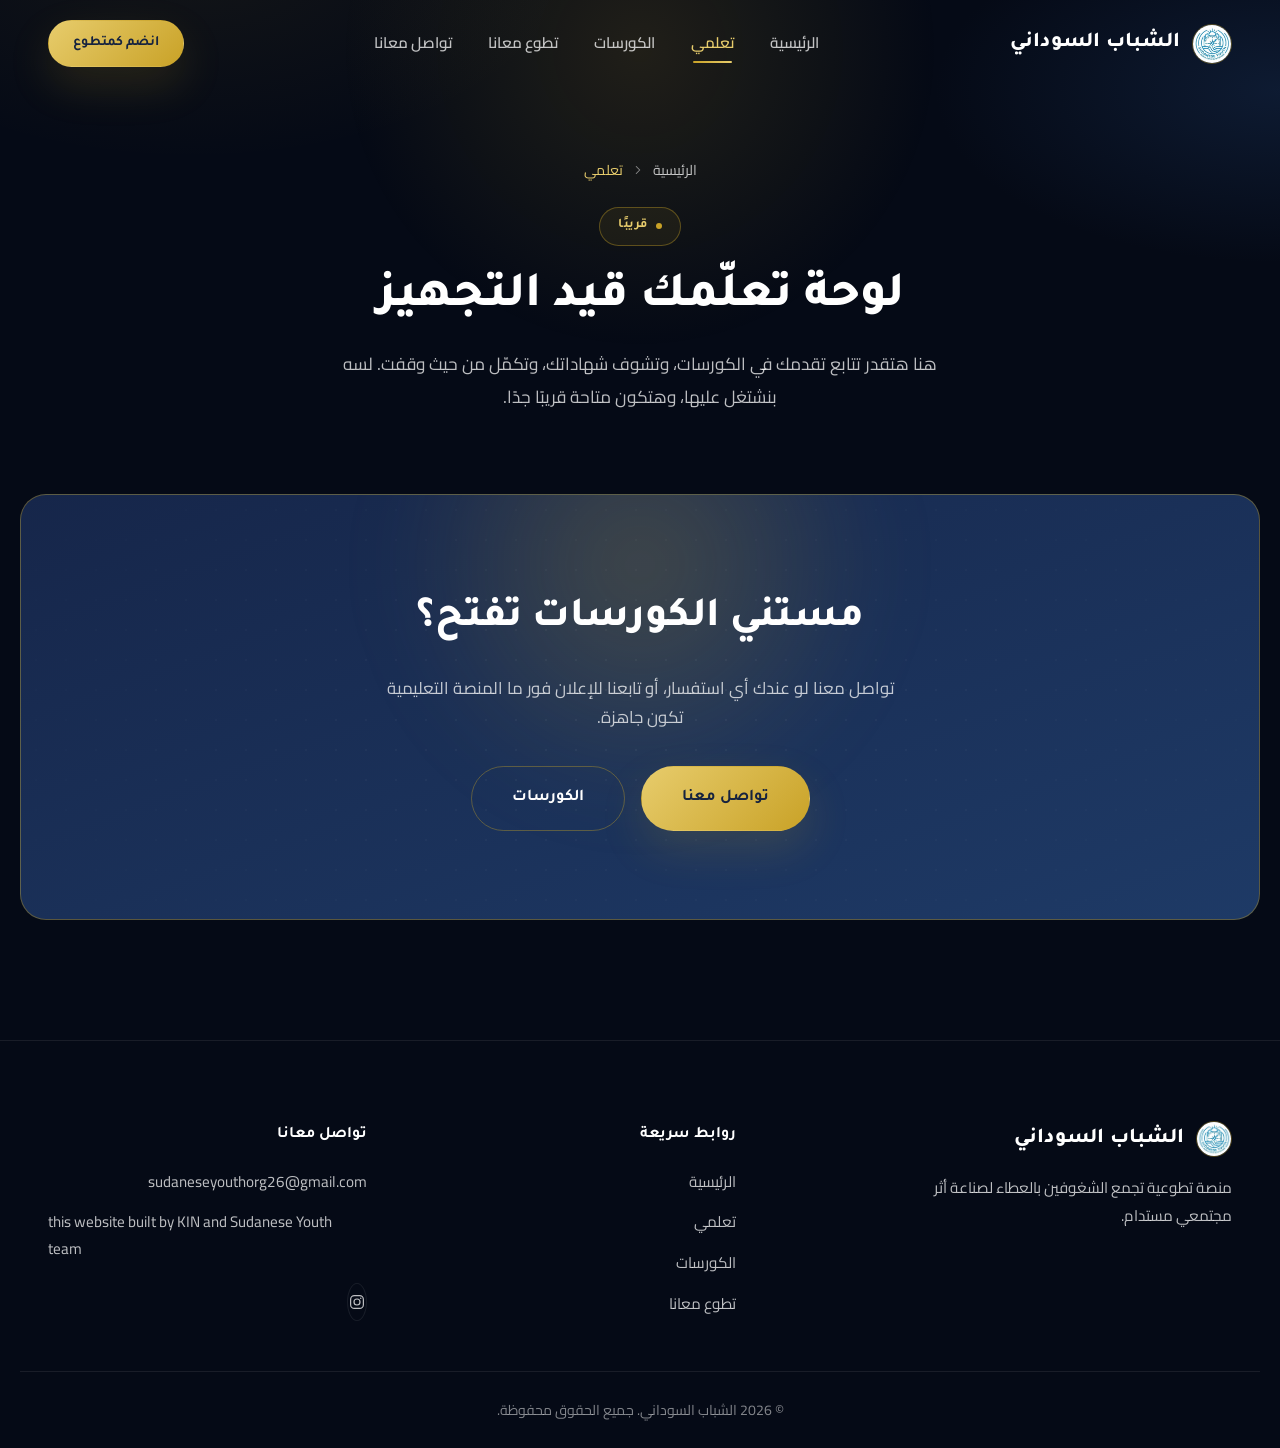
<file: mylearning.html>
<!DOCTYPE html>
<html lang="ar" dir="rtl">
<head>
<meta charset="UTF-8">
<meta name="viewport" content="width=device-width, initial-scale=1.0">
<title>تعلمي | الشباب السوداني</title>
<meta name="description" content="صفحة تعلمي — لوحة متابعة تقدمك التعليمي في منصة الشباب السوداني، قريبًا.">
<link rel="preconnect" href="https://fonts.googleapis.com">
<link rel="preconnect" href="https://fonts.gstatic.com" crossorigin>
<link href="https://fonts.googleapis.com/css2?family=Tajawal:wght@400;500;700;800;900&family=Cairo:wght@300;400;500;600;700&display=swap" rel="stylesheet">
<link rel="stylesheet" href="style.css">
</head>
<body>

<div class="scroll-progress" id="scrollProgress"></div>

<header class="navbar" id="navbar">
  <div class="navbar-inner container">
    <a href="index.html#home" class="brand" data-i18n-aria="navHome">
      <img src="logo.png" alt="الشباب السوداني" class="brand-logo" width="40" height="40">
      <span class="brand-name" data-i18n="brandName">الشباب السوداني</span>
    </a>

    <nav class="nav-links" id="navLinks" aria-label="التنقل الرئيسي">
      <a href="index.html#home" class="nav-link" data-i18n="navHome">الرئيسية</a>
      <a href="mylearning.html" class="nav-link active" data-i18n="navAbout">تعلمي</a>
      <a href="courses.html" class="nav-link" data-i18n="navServices">الكورسات</a>
      <a href="volnteer.html" class="nav-link" data-i18n="navvolnteer">تطوع معانا</a>
      <a href="contact.html" class="nav-link" data-i18n="navContact">تواصل معانا</a>
    </nav>

    <div class="navbar-actions">
      <a href="volnteer.html" class="btn btn-primary btn-nav" data-i18n="navCta">انضم كمتطوع</a>
      <button class="menu-toggle" id="menuToggle" aria-label="فتح القائمة" aria-expanded="false">
        <span></span><span></span><span></span>
      </button>
    </div>
  </div>

  <div class="mobile-menu" id="mobileMenu">
    <a href="index.html#home" class="mobile-link" data-i18n="navHome">الرئيسية</a>
    <a href="mylearning.html" class="mobile-link" data-i18n="navAbout">تعلمي</a>
    <a href="courses.html" class="mobile-link" data-i18n="navServices">الكورسات</a>
    <a href="volnteer.html" class="mobile-link" data-i18n="navvolnteer">تطوع معانا</a>
    <a href="contact.html" class="mobile-link" data-i18n="navContact">تواصل معانا</a>
    <a href="volnteer.html" class="btn btn-primary mobile-cta" data-i18n="navCta">انضم كمتطوع</a>
  </div>
</header>

<main>

  <section class="page-hero">
    <div class="page-hero-glow" aria-hidden="true"></div>
    <div class="container page-hero-inner">
      <nav class="page-hero-breadcrumb" aria-label="مسار التصفح">
        <a href="index.html#home">الرئيسية</a>
        <svg viewBox="0 0 24 24" width="14" height="14" fill="none"><path d="M9 6l6 6-6 6" stroke="currentColor" stroke-width="1.8" stroke-linecap="round" stroke-linejoin="round"/></svg>
        <span>تعلمي</span>
      </nav>
      <span class="eyebrow">قريبًا</span>
      <h1 class="page-hero-title">لوحة تعلّمك قيد التجهيز</h1>
      <p class="page-hero-desc">هنا هتقدر تتابع تقدمك في الكورسات، وتشوف شهاداتك، وتكمّل من حيث وقفت. لسه بنشتغل عليها، وهتكون متاحة قريبًا جدًا.</p>
    </div>
  </section>

  <section class="cta" style="margin-top: 0;">
    <div class="cta-glow" aria-hidden="true"></div>
    <div class="cta-shapes" aria-hidden="true"></div>
    <div class="container cta-inner reveal">
      <h2 class="cta-title">مستني الكورسات تفتح؟</h2>
      <p class="cta-desc">تواصل معنا لو عندك أي استفسار، أو تابعنا للإعلان فور ما المنصة التعليمية تكون جاهزة.</p>
      <div class="cta-actions">
        <a href="contact.html" class="btn btn-primary btn-lg">تواصل معنا</a>
        <a href="courses.html" class="btn btn-outline btn-lg">الكورسات</a>
      </div>
    </div>
  </section>

</main>

<footer class="footer">
  <div class="container footer-grid">
    <div class="footer-brand">
      <a href="index.html#home" class="brand">
        <img src="logo.png" alt="الشباب السوداني" class="brand-logo" width="36" height="36">
        <span class="brand-name" data-i18n="brandName">الشباب السوداني</span>
      </a>
      <p data-i18n="footerAbout">منصة تطوعية تجمع الشغوفين بالعطاء لصناعة أثر مجتمعي مستدام.</p>
    </div>

    <div class="footer-col">
      <h5 data-i18n="footerLinksTitle">روابط سريعة</h5>
      <a href="index.html#home" data-i18n="navHome">الرئيسية</a>
      <a href="mylearning.html" data-i18n="navAbout">تعلمي</a>
      <a href="courses.html" data-i18n="navServices">الكورسات</a>
      <a href="volnteer.html" data-i18n="navvolnteer">تطوع معانا</a>
    </div>

    <div class="footer-col">
      <h5 data-i18n="footerContactTitle">تواصل معانا</h5>
      <a href="mailto:sudaneseyouthorg26@gmail.com">sudaneseyouthorg26@gmail.com</a>
      <a href="tel:+20000000000" dir="ltr">this website built by KIN and Sudanese Youth team</a>
      <div class="social-icons">
        <a href="https://www.instagram.com/sudanese_youth/" aria-label="Instagram" class="social-icon"><svg viewBox="0 0 24 24" width="18" height="18" fill="none"><rect x="3.5" y="3.5" width="17" height="17" rx="5" stroke="currentColor" stroke-width="1.6"/><circle cx="12" cy="12" r="4" stroke="currentColor" stroke-width="1.6"/><circle cx="17" cy="7" r="1" fill="currentColor"/></svg></a>
      </div>
    </div>
  </div>

  <div class="container footer-bottom">
    <p data-i18n="footerCopy">© 2026 الشباب السوداني. جميع الحقوق محفوظة.</p>
  </div>
</footer>

<button class="back-to-top" id="backToTop" aria-label="العودة للأعلى">
  <svg viewBox="0 0 24 24" width="20" height="20" fill="none"><path d="M12 19V5M5 12l7-7 7 7" stroke="currentColor" stroke-width="2" stroke-linecap="round" stroke-linejoin="round"/></svg>
</button>

<script src="script.js"></script>
</body>
</html>
</file>
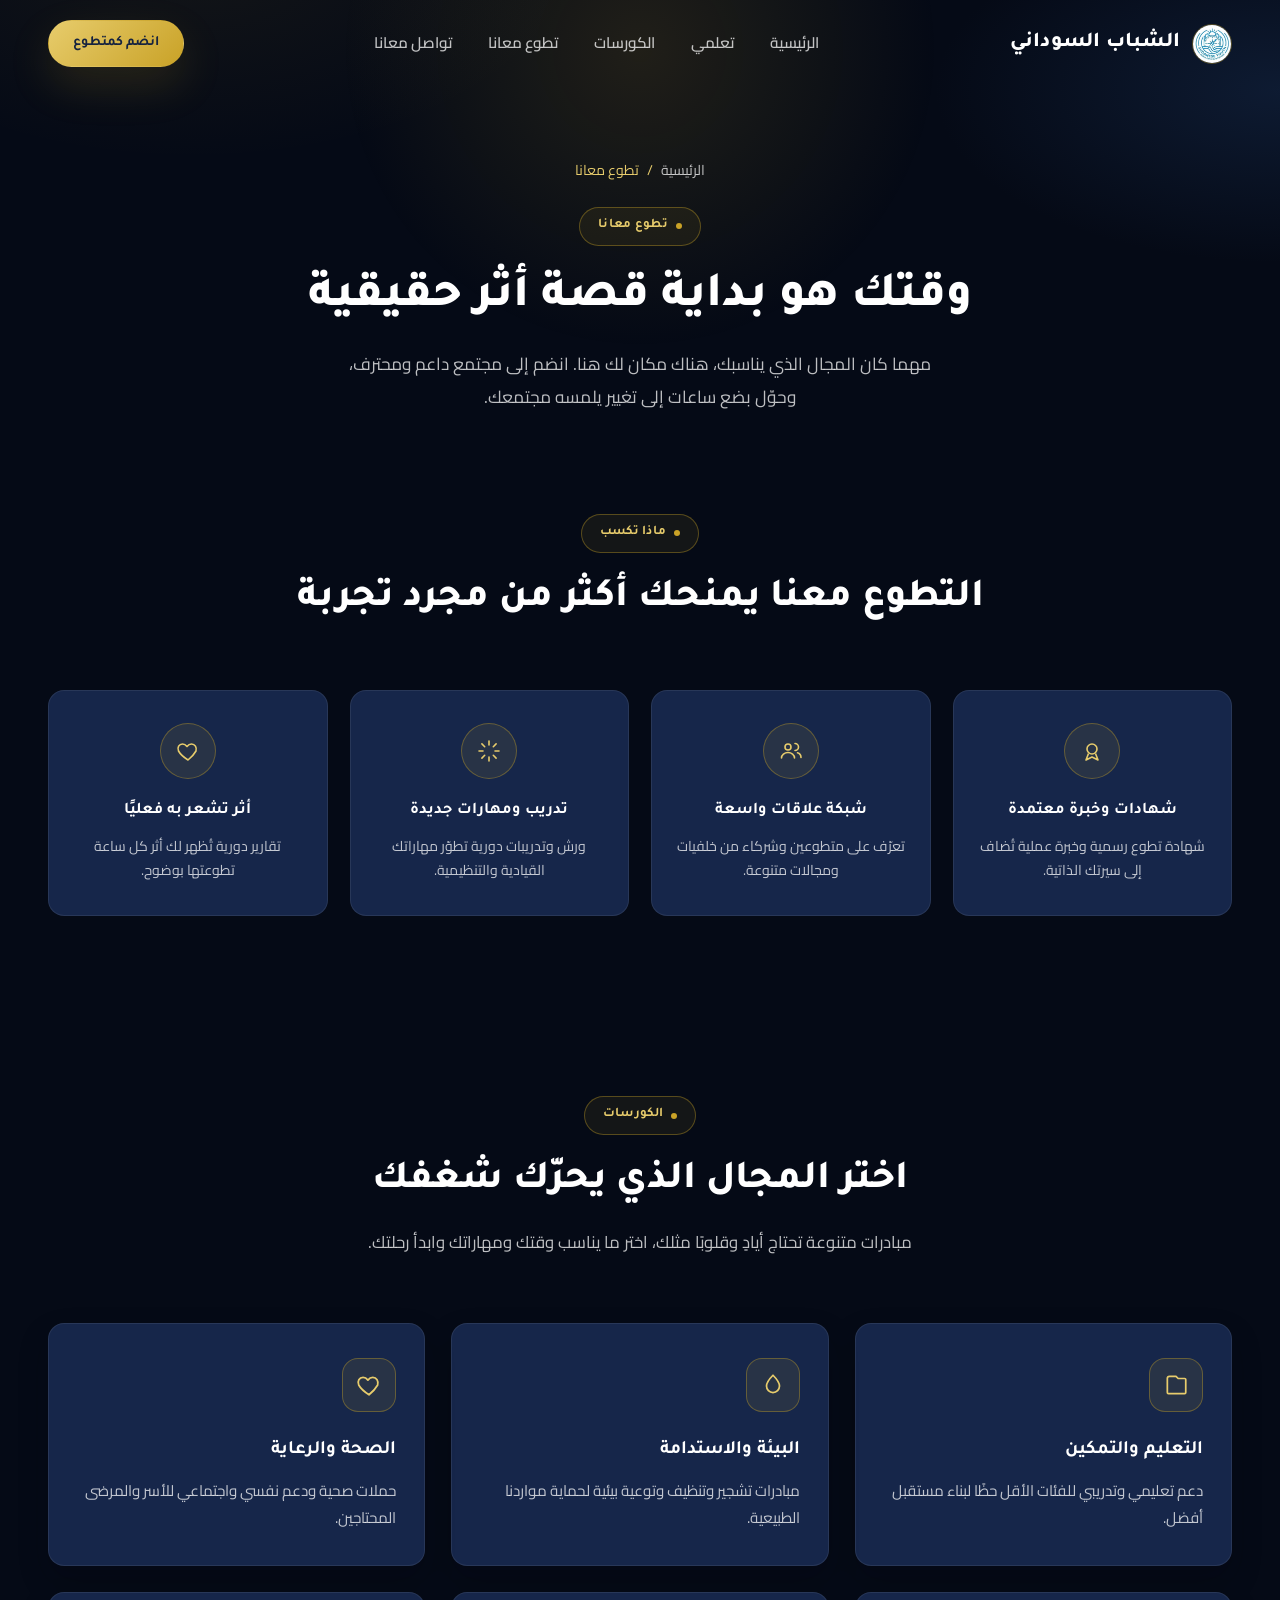
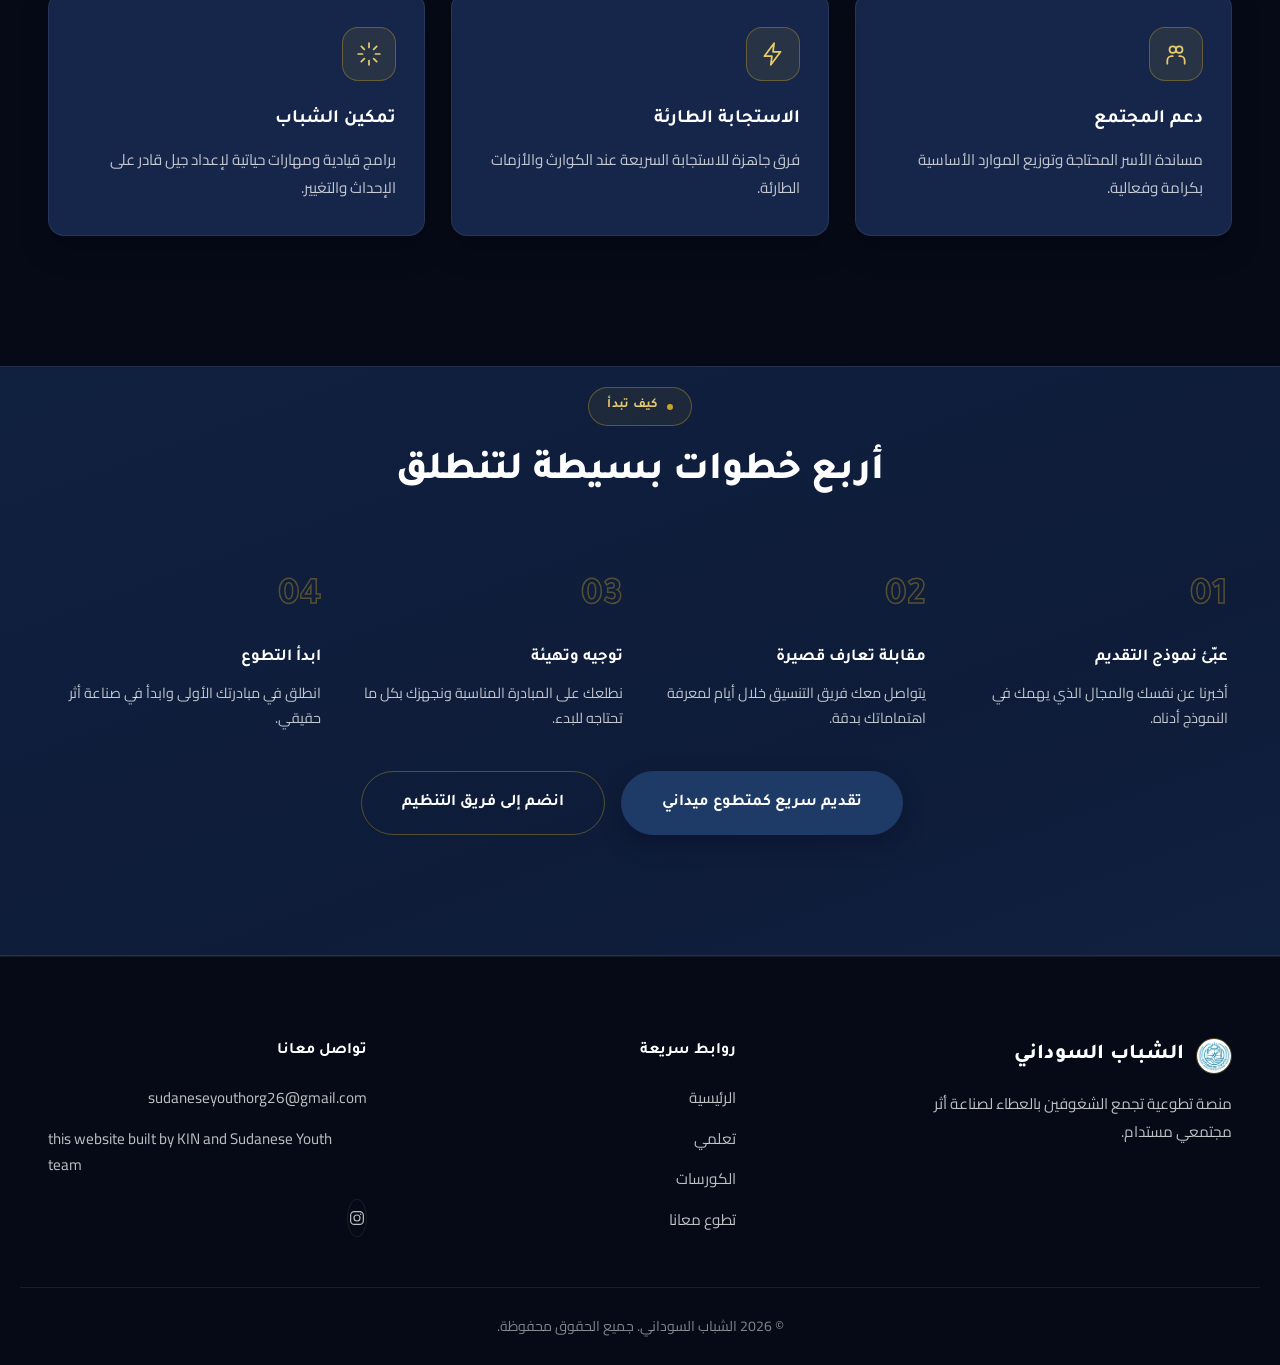
<file: volnteer.html>
<!DOCTYPE html>
<html lang="ar" dir="rtl">
<head>
<meta charset="UTF-8">
<meta name="viewport" content="width=device-width, initial-scale=1.0">
<title>تطوع معانا | شباب بلادي</title>
<meta name="description" content="انضم إلى شباب بلادي كمتطوع: اختر المجال الذي يناسبك، قدّم طلبك، وابدأ رحلتك في صناعة أثر حقيقي في مجتمعك.">
<link rel="preconnect" href="https://fonts.googleapis.com">
<link rel="preconnect" href="https://fonts.gstatic.com" crossorigin>
<link href="https://fonts.googleapis.com/css2?family=Tajawal:wght@400;500;700;800;900&family=Cairo:wght@300;400;500;600;700&display=swap" rel="stylesheet">
<link rel="stylesheet" href="style.css">
</head>
<body>

<div class="scroll-progress" id="scrollProgress"></div>


<header class="navbar" id="navbar">
  <div class="navbar-inner container">
    <a href="index.html#home" class="brand" data-i18n-aria="navHome">
      <img src="logo.png" alt="الشباب السوداني" class="brand-logo" width="40" height="40">
      <span class="brand-name" data-i18n="brandName">الشباب السوداني</span>
    </a>

    <nav class="nav-links" id="navLinks" aria-label="التنقل الرئيسي">
      <a href="index.html#home" class="nav-link active" data-i18n="navHome">الرئيسية</a>
      <a href="mylearning.html" class="nav-link" data-i18n="navAbout">تعلمي</a>
      <a href="courses.html" class="nav-link" data-i18n="navServices">الكورسات</a>
      <a href="volnteer.html" class="nav-link" data-i18n="navvolnteer">تطوع معانا</a>
      <a href="contact.html" class="nav-link" data-i18n="navContact">تواصل معانا</a>
    </nav>

    <div class="navbar-actions">
      <!-- <button class="lang-toggle" id="langToggle" aria-label="تغيير اللغة">
        <span class="lang-option active" data-lang-option="ar">AR</span>
        <span class="lang-sep">⇄</span>
        <span class="lang-option" data-lang-option="en">EN</span>
      </button> -->
      <a href="volnteer.html" class="btn btn-primary btn-nav" data-i18n="navCta">انضم كمتطوع</a>
      <button class="menu-toggle" id="menuToggle" aria-label="فتح القائمة" aria-expanded="false">
        <span></span><span></span><span></span>
      </button>
    </div>
  </div>

  <div class="mobile-menu" id="mobileMenu">
    <a href="index.html#home" class="mobile-link" data-i18n="navHome">الرئيسية</a>
    <a href="mylearning.html" class="mobile-link" data-i18n="navAbout">تعلمي</a>
    <a href="courses.html" class="mobile-link" data-i18n="navServices">الكورسات</a>
    <a href="volnteer.html" class="mobile-link" data-i18n="navvolnteer">تطوع معانا</a>
    <a href="contact.html" class="mobile-link" data-i18n="navContact">تواصل معانا</a>
    <a href="volnteer.html" class="btn btn-primary mobile-cta" data-i18n="navCta">انضم كمتطوع</a>
  </div>
</header>

<main>

  <section class="page-hero">
    <div class="page-hero-glow" aria-hidden="true"></div>
    <div class="container page-hero-inner">
      <div class="page-hero-breadcrumb reveal">
        <a href="index.html#home" data-i18n="navHome">الرئيسية</a>
        <span>/</span>
        <span data-i18n="navvolnteer">تطوع معانا</span>
      </div>
      <span class="eyebrow" data-i18n="volHeroEyebrow">تطوع معانا</span>
      <h1 class="page-hero-title" data-i18n="volHeroTitle">وقتك هو بداية قصة أثر حقيقية</h1>
      <p class="page-hero-desc" data-i18n="volHeroDesc">مهما كان المجال الذي يناسبك، هناك مكان لك هنا. انضم إلى مجتمع داعم ومحترف، وحوّل بضع ساعات إلى تغيير يلمسه مجتمعك.</p>
    </div>
  </section>

  <section class="benefits">
    <div class="container">
      <div class="section-head reveal">
        <span class="eyebrow" data-i18n="volBenefitsEyebrow">ماذا تكسب</span>
        <h2 class="section-title" data-i18n="volBenefitsTitle">التطوع معنا يمنحك أكثر من مجرد تجربة</h2>
      </div>

      <div class="benefits-grid">
        <div class="benefit-card reveal">
          <span class="benefit-icon">
            <svg viewBox="0 0 24 24" fill="none" width="24" height="24"><path d="M12 15a5 5 0 1 0 0-10 5 5 0 0 0 0 10Z" stroke="currentColor" stroke-width="1.6"/><path d="M8.5 14.5 6 21l6-3 6 3-2.5-6.5" stroke="currentColor" stroke-width="1.6" stroke-linejoin="round"/></svg>
          </span>
          <h4>شهادات وخبرة معتمدة</h4>
          <p>شهادة تطوع رسمية وخبرة عملية تُضاف إلى سيرتك الذاتية.</p>
        </div>
        <div class="benefit-card reveal">
          <span class="benefit-icon">
            <svg viewBox="0 0 24 24" fill="none" width="24" height="24"><circle cx="9" cy="8" r="3" stroke="currentColor" stroke-width="1.6"/><path d="M2.5 19c0-3 3-5.5 6.5-5.5s6.5 2.5 6.5 5.5" stroke="currentColor" stroke-width="1.6" stroke-linecap="round"/><path d="M16 4.5a3.5 3.5 0 0 1 0 7" stroke="currentColor" stroke-width="1.6" stroke-linecap="round"/><path d="M18.5 13.8c2 .6 3.5 2.5 3.5 4.7" stroke="currentColor" stroke-width="1.6" stroke-linecap="round"/></svg>
          </span>
          <h4>شبكة علاقات واسعة</h4>
          <p>تعرّف على متطوعين وشركاء من خلفيات ومجالات متنوعة.</p>
        </div>
        <div class="benefit-card reveal">
          <span class="benefit-icon">
            <svg viewBox="0 0 24 24" fill="none" width="24" height="24"><path d="M12 2v4M12 18v4M4.9 4.9l2.8 2.8M16.3 16.3l2.8 2.8M2 12h4M18 12h4M4.9 19.1l2.8-2.8M16.3 7.7l2.8-2.8" stroke="currentColor" stroke-width="1.6" stroke-linecap="round"/></svg>
          </span>
          <h4>تدريب ومهارات جديدة</h4>
          <p>ورش وتدريبات دورية تطوّر مهاراتك القيادية والتنظيمية.</p>
        </div>
        <div class="benefit-card reveal">
          <span class="benefit-icon">
            <svg viewBox="0 0 24 24" fill="none" width="24" height="24"><path d="M12 21s-7-4.5-9.5-9C1 8.5 3 5 6.5 5c2 0 3.5 1.2 4.5 2.5C12 6.2 13.5 5 15.5 5 19 5 21 8.5 20 12c-2.5 4.5-8 9-8 9Z" stroke="currentColor" stroke-width="1.6" stroke-linejoin="round"/></svg>
          </span>
          <h4>أثر تشعر به فعليًا</h4>
          <p>تقارير دورية تُظهر لك أثر كل ساعة تطوعتها بوضوح.</p>
        </div>
      </div>
    </div>
  </section>

  <section class="services" id="areas">
    <div class="container">
      <div class="section-head reveal">
        <span class="eyebrow" data-i18n="servicesEyebrow">مجالات التطوع</span>
        <h2 class="section-title" data-i18n="servicesTitle">اختر المجال الذي يحرّك شغفك</h2>
        <p class="section-desc" data-i18n="servicesDesc">مبادرات متنوعة تحتاج أيادٍ وقلوبًا مثلك، اختر ما يناسب وقتك ومهاراتك وابدأ رحلتك.</p>
      </div>

      <div class="services-grid">
        <article class="service-card reveal">
          <span class="service-icon">
            <svg viewBox="0 0 24 24" fill="none" width="26" height="26"><path d="M4 19V6a2 2 0 0 1 2-2h6l2 2h6a1 1 0 0 1 1 1v12a1 1 0 0 1-1 1H5a1 1 0 0 1-1-1Z" stroke="currentColor" stroke-width="1.6" stroke-linejoin="round"/></svg>
          </span>
          <h3 data-i18n="service1Title">التعليم والتمكين</h3>
          <p data-i18n="service1Desc">دعم تعليمي وتدريبي للفئات الأقل حظًا لبناء مستقبل أفضل.</p>
        </article>

        <article class="service-card reveal">
          <span class="service-icon">
            <svg viewBox="0 0 24 24" fill="none" width="26" height="26"><path d="M12 3C9 6 6 9.5 6 13a6 6 0 0 0 12 0c0-3.5-3-7-6-10Z" stroke="currentColor" stroke-width="1.6" stroke-linejoin="round"/></svg>
          </span>
          <h3 data-i18n="service2Title">البيئة والاستدامة</h3>
          <p data-i18n="service2Desc">مبادرات تشجير وتنظيف وتوعية بيئية لحماية مواردنا الطبيعية.</p>
        </article>

        <article class="service-card reveal">
          <span class="service-icon">
            <svg viewBox="0 0 24 24" fill="none" width="26" height="26"><path d="M12 21s-7-4.5-9.5-9C1 8.5 3 5 6.5 5c2 0 3.5 1.2 4.5 2.5C12 6.2 13.5 5 15.5 5 19 5 21 8.5 20 12c-2.5 4.5-8 9-8 9Z" stroke="currentColor" stroke-width="1.6" stroke-linejoin="round"/></svg>
          </span>
          <h3 data-i18n="service3Title">الصحة والرعاية</h3>
          <p data-i18n="service3Desc">حملات صحية ودعم نفسي واجتماعي للأسر والمرضى المحتاجين.</p>
        </article>

        <article class="service-card reveal">
          <span class="service-icon">
            <svg viewBox="0 0 24 24" fill="none" width="26" height="26"><path d="M4 21v-3a4 4 0 0 1 4-4h1M20 21v-3a4 4 0 0 0-4-4h-1M9 11a3 3 0 1 0 0-6 3 3 0 0 0 0 6ZM15 11a3 3 0 1 0 0-6 3 3 0 0 0 0 6Z" stroke="currentColor" stroke-width="1.6" stroke-linecap="round" stroke-linejoin="round"/></svg>
          </span>
          <h3 data-i18n="service4Title">دعم المجتمع</h3>
          <p data-i18n="service4Desc">مساندة الأسر المحتاجة وتوزيع الموارد الأساسية بكرامة وفعالية.</p>
        </article>

        <article class="service-card reveal">
          <span class="service-icon">
            <svg viewBox="0 0 24 24" fill="none" width="26" height="26"><path d="M13 2 4 14h7l-1 8 9-12h-7l1-8Z" stroke="currentColor" stroke-width="1.6" stroke-linejoin="round"/></svg>
          </span>
          <h3 data-i18n="service5Title">الاستجابة الطارئة</h3>
          <p data-i18n="service5Desc">فرق جاهزة للاستجابة السريعة عند الكوارث والأزمات الطارئة.</p>
        </article>

        <article class="service-card reveal">
          <span class="service-icon">
            <svg viewBox="0 0 24 24" fill="none" width="26" height="26"><path d="M12 2v4M12 18v4M4.9 4.9l2.8 2.8M16.3 16.3l2.8 2.8M2 12h4M18 12h4M4.9 19.1l2.8-2.8M16.3 7.7l2.8-2.8" stroke="currentColor" stroke-width="1.6" stroke-linecap="round"/></svg>
          </span>
          <h3 data-i18n="service6Title">تمكين الشباب</h3>
          <p data-i18n="service6Desc">برامج قيادية ومهارات حياتية لإعداد جيل قادر على الإحداث والتغيير.</p>
        </article>
      </div>
    </div>
  </section>
  <a href="volnteer.html#apply">
  <section class="process">
    <div class="container">
      <div class="section-head reveal">
        <span class="eyebrow" data-i18n="volProcessEyebrow">كيف تبدأ</span>
        <h2 class="section-title" data-i18n="volProcessTitle">أربع خطوات بسيطة لتنطلق</h2>
      </div>

      <div class="process-grid">
        <div class="process-step reveal">
          <div class="process-step-num">01</div>
          <h4>عبّئ نموذج التقديم</h4>
          <p>أخبرنا عن نفسك والمجال الذي يهمك في النموذج أدناه.</p>
        </div>
        <div class="process-step reveal">
          <div class="process-step-num">02</div>
          <h4>مقابلة تعارف قصيرة</h4>
          <p>يتواصل معك فريق التنسيق خلال أيام لمعرفة اهتماماتك بدقة.</p>
        </div>
        <div class="process-step reveal">
          <div class="process-step-num">03</div>
          <h4>توجيه وتهيئة</h4>
          <p>نطلعك على المبادرة المناسبة ونجهزك بكل ما تحتاجه للبدء.</p>
        </div>
        <div class="process-step reveal">
          <div class="process-step-num">04</div>
          <h4>ابدأ التطوع</h4>
          <p>انطلق في مبادرتك الأولى وابدأ في صناعة أثر حقيقي.</p>
        </div>
      </div>

      <div class="external-cta-row reveal">
        <a href="https://docs.google.com/forms/d/e/1FAIpQLSdVU5-fj2Lc8y6K5o3aavatXf8t6WQUTpyFyyBisjYtbqkt4w/viewform" target="_blank" rel="noopener" class="btn btn-secondary btn-lg">تقديم سريع كمتطوع ميداني</a>
        <a href="https://docs.google.com/forms/d/e/1FAIpQLSenr4ZOzT5otK3F4R3g3ZXOCDksR1iLeCj70egb5brgXEDgZA/viewform" target="_blank" rel="noopener" class="btn btn-outline btn-lg">انضم إلى فريق التنظيم</a>
      </div>
    </div>
  </section>
  </a>

</main>

<footer class="footer">
  <div class="container footer-grid">
    <div class="footer-brand">
      <a href="index.html#home" class="brand">
        <img src="logo.png" alt="الشباب السوداني" class="brand-logo" width="36" height="36">
        <span class="brand-name" data-i18n="brandName">الشباب السوداني</span>
      </a>
      <p data-i18n="footerAbout">منصة تطوعية تجمع الشغوفين بالعطاء لصناعة أثر مجتمعي مستدام.</p>
    </div>

    <div class="footer-col">
      <h5 data-i18n="footerLinksTitle">روابط سريعة</h5>
      <a href="index.html#home" data-i18n="navHome">الرئيسية</a>
      <a href="mylearning.html" data-i18n="navAbout">تعلمي</a>
      <a href="courses.html" data-i18n="navServices">الكورسات</a>
      <a href="volnteer.html" data-i18n="navvolnteer">تطوع معانا</a>
    </div>

    <div class="footer-col">
      <h5 data-i18n="footerContactTitle">تواصل معانا</h5>
      <a href="mailto:sudaneseyouthorg26@gmail.com">sudaneseyouthorg26@gmail.com</a>
      <a href="tel:+20000000000" dir="ltr">this website built by KIN and Sudanese Youth team</a>
      <div class="social-icons">
        <a href="https://www.instagram.com/sudanese_youth/" aria-label="Instagram" class="social-icon"><svg viewBox="0 0 24 24" width="18" height="18" fill="none"><rect x="3.5" y="3.5" width="17" height="17" rx="5" stroke="currentColor" stroke-width="1.6"/><circle cx="12" cy="12" r="4" stroke="currentColor" stroke-width="1.6"/><circle cx="17" cy="7" r="1" fill="currentColor"/></svg></a>
      </div>
    </div>
  </div>

  <div class="container footer-bottom">
    <p data-i18n="footerCopy">© 2026 الشباب السوداني. جميع الحقوق محفوظة.</p>
  </div>
</footer>

<button class="back-to-top" id="backToTop" aria-label="العودة للأعلى">
  <svg viewBox="0 0 24 24" width="20" height="20" fill="none"><path d="M12 19V5M5 12l7-7 7 7" stroke="currentColor" stroke-width="2" stroke-linecap="round" stroke-linejoin="round"/></svg>
</button>

<script src="script.js"></script>
</body>
</html>
</file>
<file: style.css>
/* ==========================================================================
   شباب بلادي | Design System
   هوية بصرية: كحلي داكن (Navy) + ذهبي (Gold) + أبيض — طابع مؤسسي فاخر
   ========================================================================== */
@import url('https://fonts.googleapis.com/css2?family=Tajawal:wght@400;500;700;800;900&family=Cairo:wght@300;400;500;600;700;800&display=swap');

:root {
  /* -------- الألوان الأساسية (النظام الوحيد المصدري لكل الألوان) -------- */
  --primary-dark: #050a16;   /* الخلفية الأعمق */
  --primary:      #0b1730;   /* الكحلي الأساسي */
  --primary-mid:  #10203f;   /* كحلي متوسط للأقسام البديلة */
  --primary-light:#16264a;   /* كحلي أفتح للبطاقات */
  --blue:         #1e3a66;   /* أزرق كحلي ثانوي للحدود والتمييز */
  --gold:         #c9a227;   /* الذهبي الأساسي — Accent */
  --gold-light:   #e7cc6c;   /* ذهبي فاتح للـ hover والتوهج */
  --gold-dark:    #9c7d1c;   /* ذهبي غامق للتباين على الفاتح */
  --white:        #ffffff;   /* الأبيض للنصوص الأساسية */

  /* -------- درجات مشتقة (لا تُستخدم كألوان جديدة، بل كشفافيات من الأساس) -------- */
  --ink:          var(--white);
  --ink-soft:     rgba(255, 255, 255, 0.74);
  --ink-muted:    rgba(255, 255, 255, 0.5);
  --on-gold:      #16233f;   /* نص داكن فوق الذهبي */

  --border:        rgba(201, 162, 39, 0.16);
  --border-strong: rgba(201, 162, 39, 0.38);
  --divider:       rgba(255, 255, 255, 0.08);

  --card:       var(--primary-light);
  --card-alt:   var(--primary-mid);
  --success:    #2f9e6b;
  --error:      #d9534f;

  /* -------- الطباعة -------- */
  --font-display: 'Tajawal', 'Cairo', sans-serif;
  --font-body: 'Cairo', 'Tajawal', sans-serif;

  /* -------- القياسات -------- */
  --radius-sm: 10px;
  --radius-md: 16px;
  --radius-lg: 26px;
  --radius-full: 999px;

  --shadow-gold: 0 18px 44px rgba(201, 162, 39, 0.16);
  --shadow-card: 0 20px 46px rgba(2, 6, 16, 0.35);
  --shadow-soft: 0 10px 24px rgba(2, 6, 16, 0.24);
  --ease: cubic-bezier(0.16, 1, 0.3, 1);

  --container: 1240px;
  --nav-h: 88px;
}

/* ==========================================================================
   إعادة الضبط
   ========================================================================== */
* { margin: 0; padding: 0; box-sizing: border-box; }
html { scroll-behavior: smooth; }

@media (prefers-reduced-motion: reduce) {
  html { scroll-behavior: auto; }
  *, *::before, *::after {
    animation-duration: 0.01ms !important;
    animation-iteration-count: 1 !important;
    transition-duration: 0.01ms !important;
  }
}

body {
  background: var(--primary-dark);
  color: var(--ink);
  font-family: var(--font-body);
  line-height: 1.75;
  overflow-x: hidden;
  position: relative;
}

body::before {
  content: '';
  position: fixed;
  inset: 0;
  background:
    radial-gradient(50% 38% at 15% -5%, rgba(201, 162, 39, 0.07), transparent 60%),
    radial-gradient(45% 32% at 100% 10%, rgba(30, 58, 102, 0.35), transparent 60%),
    var(--primary-dark);
  z-index: -2;
  pointer-events: none;
}

img { max-width: 100%; display: block; }
a { color: inherit; text-decoration: none; }
ul { list-style: none; }
button { font-family: inherit; cursor: pointer; background: none; border: none; color: inherit; }
svg { display: block; }
input, textarea, select { font-family: inherit; }

.container {
  width: 100%;
  max-width: var(--container);
  margin-inline: auto;
  padding-inline: 28px;
}

:focus-visible {
  outline: 2px solid var(--gold);
  outline-offset: 3px;
  border-radius: 6px;
}

.visually-hidden {
  position: absolute !important;
  width: 1px; height: 1px;
  overflow: hidden;
  clip: rect(0 0 0 0);
  white-space: nowrap;
}

/* ==========================================================================
   عناصر مشتركة
   ========================================================================== */
.eyebrow {
  display: inline-flex;
  align-items: center;
  gap: 8px;
  font-family: var(--font-display);
  font-size: 0.82rem;
  font-weight: 700;
  color: var(--gold-light);
  background: rgba(201, 162, 39, 0.08);
  border: 1px solid var(--border-strong);
  padding: 7px 18px;
  border-radius: var(--radius-full);
  margin-bottom: 20px;
  letter-spacing: 0.02em;
}
.eyebrow::before {
  content: '';
  width: 6px; height: 6px;
  border-radius: 50%;
  background: var(--gold);
  flex-shrink: 0;
}

.section-title {
  font-family: var(--font-display);
  font-weight: 800;
  font-size: clamp(1.9rem, 3.1vw, 2.65rem);
  line-height: 1.35;
  margin-bottom: 18px;
  color: var(--ink);
}

.section-desc {
  color: var(--ink-soft);
  font-size: 1.05rem;
  max-width: 620px;
  line-height: 1.9;
}

.section-head { max-width: 700px; margin-inline: auto; text-align: center; margin-bottom: 64px; }
.section-head .section-desc { margin-inline: auto; }

.divider-gold {
  width: 64px; height: 3px;
  border-radius: var(--radius-full);
  background: linear-gradient(90deg, var(--gold), var(--gold-light));
  margin-bottom: 22px;
}

/* -------- نظام الأزرار: Primary / Secondary / Outline / Text -------- */
.btn {
  display: inline-flex;
  align-items: center;
  justify-content: center;
  gap: 9px;
  padding: 14px 32px;
  border-radius: var(--radius-full);
  font-family: var(--font-display);
  font-weight: 700;
  font-size: 0.96rem;
  border: 1.5px solid transparent;
  transition: transform 0.3s var(--ease), box-shadow 0.3s var(--ease),
              background 0.3s var(--ease), border-color 0.3s var(--ease), color 0.3s var(--ease);
  white-space: nowrap;
  cursor: pointer;
}
.btn svg { width: 18px; height: 18px; flex-shrink: 0; }

.btn-primary {
  background: linear-gradient(135deg, var(--gold-light), var(--gold));
  color: var(--on-gold);
  box-shadow: var(--shadow-gold);
}
.btn-primary:hover { transform: translateY(-3px); box-shadow: 0 22px 50px rgba(201, 162, 39, 0.28); }
.btn-primary:focus-visible { outline-color: var(--white); }
.btn-primary:active { transform: translateY(-1px); }

.btn-secondary {
  background: var(--blue);
  color: var(--white);
  border-color: var(--blue);
  box-shadow: var(--shadow-soft);
}
.btn-secondary:hover { background: var(--primary-light); border-color: var(--gold); transform: translateY(-3px); }

.btn-outline {
  background: transparent;
  border-color: var(--border-strong);
  color: var(--ink);
}
.btn-outline:hover { border-color: var(--gold); background: rgba(201, 162, 39, 0.08); color: var(--gold-light); transform: translateY(-3px); }

.btn-text {
  padding: 8px 4px;
  color: var(--gold-light);
  border-radius: 0;
  position: relative;
}
.btn-text::after {
  content: '';
  position: absolute;
  bottom: 2px; inset-inline: 4px;
  height: 1.5px;
  background: var(--gold-light);
  transform: scaleX(0);
  transform-origin: right;
  transition: transform 0.35s var(--ease);
}
[dir="ltr"] .btn-text::after { transform-origin: left; }
.btn-text:hover::after { transform: scaleX(1); }

.btn-lg { padding: 17px 40px; font-size: 1.02rem; }
.btn-sm { padding: 10px 22px; font-size: 0.85rem; }
.btn-block { width: 100%; }

.btn:disabled { opacity: 0.55; cursor: not-allowed; transform: none !important; }

/* ==========================================================================
   شريط التنقل
   ========================================================================== */
.navbar {
  position: fixed;
  top: 0; inset-inline: 0;
  z-index: 100;
  height: var(--nav-h);
  display: flex;
  align-items: center;
  transition: background 0.4s var(--ease), border-color 0.4s var(--ease), height 0.4s var(--ease), box-shadow 0.4s var(--ease);
  border-bottom: 1px solid transparent;
}
.navbar.scrolled {
  height: 72px;
  background: rgba(5, 10, 22, 0.9);
  backdrop-filter: blur(18px) saturate(140%);
  -webkit-backdrop-filter: blur(18px) saturate(140%);
  border-bottom: 1px solid var(--border);
  box-shadow: 0 12px 30px rgba(0, 0, 0, 0.35);
}
.navbar-inner {
  display: flex;
  align-items: center;
  justify-content: space-between;
  gap: 24px;
}

.brand { display: flex; align-items: center; gap: 12px; }
.brand-logo { border-radius: 50%; border: 1.5px solid var(--border-strong); }
.brand-name { font-family: var(--font-display); font-weight: 800; font-size: 1.32rem; letter-spacing: 0.01em; color: var(--ink); }

.nav-links { display: flex; align-items: center; gap: 4px; }
.nav-link {
  position: relative;
  padding: 10px 16px;
  font-size: 0.95rem;
  font-weight: 600;
  color: var(--ink-soft);
  transition: color 0.3s var(--ease), background 0.3s var(--ease);
  border-radius: var(--radius-full);
}
.nav-link:hover { color: var(--ink); background: rgba(255,255,255,0.05); }
.nav-link.active { color: var(--gold-light); }
.nav-link.active::after {
  content: '';
  position: absolute;
  bottom: 4px; left: 18px; right: 18px;
  height: 2px;
  background: linear-gradient(90deg, var(--gold), var(--gold-light));
  border-radius: 2px;
}

.navbar-actions { display: flex; align-items: center; gap: 14px; }

.lang-toggle {
  display: flex;
  align-items: center;
  gap: 8px;
  padding: 7px 14px;
  border-radius: var(--radius-full);
  border: 1px solid var(--border);
  background: rgba(255, 255, 255, 0.04);
  backdrop-filter: blur(8px);
  font-size: 0.82rem;
  font-weight: 700;
  transition: border-color 0.3s var(--ease), box-shadow 0.3s var(--ease);
}
.lang-toggle:hover { box-shadow: 0 0 0 4px rgba(201,162,39,0.1); border-color: var(--gold); }
.lang-option { color: var(--ink-muted); transition: color 0.3s var(--ease); padding: 2px 4px; }
.lang-option.active { color: var(--gold-light); }
.lang-sep { color: var(--ink-muted); font-size: 0.75rem; }

.btn-nav { padding: 10px 24px; font-size: 0.88rem; }

.menu-toggle {
  display: none;
  flex-direction: column;
  justify-content: center;
  gap: 5px;
  width: 42px; height: 42px;
  border-radius: var(--radius-sm);
}
.menu-toggle span {
  display: block; height: 2px; width: 22px;
  background: var(--ink);
  margin-inline: auto;
  border-radius: 2px;
  transition: transform 0.35s var(--ease), opacity 0.35s var(--ease);
}
.menu-toggle.open span:nth-child(1) { transform: translateY(7px) rotate(45deg); background: var(--gold); }
.menu-toggle.open span:nth-child(2) { opacity: 0; }
.menu-toggle.open span:nth-child(3) { transform: translateY(-7px) rotate(-45deg); background: var(--gold); }

.mobile-menu {
  display: none;
  flex-direction: column;
  position: absolute;
  top: 6000%; inset-inline: 0;
  background: rgb(5, 9, 20);
  backdrop-filter: blur(20px);
  border-bottom: 1px solid var(--border);
  padding: 10px 28px 26px;
  gap: 4px;
  max-height: 0;
  overflow: hidden;
  transition: max-height 0.45s var(--ease), padding 0.45s var(--ease);
}
.mobile-menu.open {top: 100%; max-height: 520px; padding: 16px 28px 28px; }
.mobile-link { padding: 14px 6px; font-weight: 600; border-bottom: 1px solid var(--divider); }
.mobile-link:hover { color: var(--gold-light); }
.mobile-cta { margin-top: 16px; width: 100%; }

.scroll-progress {
  position: fixed; top: 0; inset-inline-start: 0;
  height: 3px;
  width: 0%;
  background: linear-gradient(90deg, var(--gold), var(--gold-light));
  z-index: 200;
  transition: width 0.1s linear;
  box-shadow: 0 0 12px rgba(201,162,39,0.5);
}

/* ==========================================================================
   الصفحة الرئيسية — Hero
   ========================================================================== */
.hero {
  position: relative;
  padding-top: calc(var(--nav-h) + 66px);
  padding-bottom: 100px;
  overflow: hidden;
}

.hero-grid {
  position: absolute;
  inset: 0;
  background-image: radial-gradient(rgba(201,162,39,0.10) 1.4px, transparent 1.4px);
  background-size: 26px 26px;
  -webkit-mask-image: radial-gradient(55% 55% at 50% 25%, #000 15%, transparent 78%);
  mask-image: radial-gradient(55% 55% at 50% 25%, #000 15%, transparent 78%);
  z-index: 0;
}

.hero-blob {
  position: absolute;
  border-radius: 50%;
  filter: blur(70px);
  z-index: 0;
  opacity: 0.5;
}
.hero-blob-1 { width: 420px; height: 420px; background: rgba(30, 58, 102, 0.55); top: -120px; inset-inline-end: -100px; }
.hero-blob-2 { width: 320px; height: 320px; background: rgba(201, 162, 39, 0.16); bottom: -100px; inset-inline-start: -80px; }

.hero-inner {
  position: relative;
  z-index: 1;
  display: grid;
  grid-template-columns: 1.05fr 0.95fr;
  align-items: center;
  gap: 60px;
}

.hero-content { max-width: 560px; }
.hero-title {
  font-family: var(--font-display);
  font-weight: 800;
  font-size: clamp(2.3rem, 4.4vw, 3.6rem);
  line-height: 1.28;
  margin-bottom: 22px;
  color: var(--ink);
}
.hero-title .accent-text { color: var(--gold-light); }
.hero-desc { color: var(--ink-soft); font-size: 1.1rem; line-height: 1.9; margin-bottom: 36px; max-width: 480px; }
.hero-actions { display: flex; gap: 16px; flex-wrap: wrap; }

.hero-visual { position: relative; display: flex; justify-content: center; }

.hero-beacon {
  position: absolute;
  top: 50%; left: 50%;
  width: 560px; height: 560px;
  transform: translate(-50%, -50%);
  z-index: 0;
  border-radius: 50%;
  background:
    repeating-conic-gradient(from 0deg,
      rgba(201, 162, 39, 0.32) 0deg 4deg,
      transparent 4deg 18deg);
  -webkit-mask-image: radial-gradient(circle, transparent 56%, #000 58%, #000 66%, transparent 68%);
  mask-image: radial-gradient(circle, transparent 56%, #000 58%, #000 66%, transparent 68%);
  animation: rotateBeacon 30s linear infinite;
  pointer-events: none;
}
@keyframes rotateBeacon { to { transform: translate(-50%, -50%) rotate(360deg); } }

.hero-image-wrap {
  position: relative;
  z-index: 1;
  width: min(100%, 440px);
  aspect-ratio: 1 / 1;
  border-radius: 50%;
  overflow: hidden;
  border: 6px solid var(--card);
  box-shadow: var(--shadow-card);
  outline: 1px solid var(--border-strong);
  outline-offset: 8px;
  animation: floatY 6s ease-in-out infinite;
}
.hero-image { width: 100%; height: 100%; object-fit: cover; }
@keyframes floatY { 0%, 100% { transform: translateY(0); } 50% { transform: translateY(-14px); } }

.hero-image-wrap::before,
.hero-image-wrap::after {
  content: '';
  position: absolute;
  border-radius: 50%;
  z-index: -1;
}
.hero-image-wrap::before {
  width: 30%; height: 30%;
  background: var(--blue);
  top: -4%; inset-inline-end: -6%;
  box-shadow: var(--shadow-soft);
}
.hero-image-wrap::after {
  width: 22%; height: 22%;
  background: var(--gold);
  bottom: -2%; inset-inline-start: -4%;
  box-shadow: var(--shadow-soft);
}

.floating-chip {
  position: absolute;
  display: flex;
  align-items: center;
  gap: 8px;
  padding: 10px 16px;
  border-radius: var(--radius-full);
  background: var(--card);
  backdrop-filter: blur(14px);
  border: 1px solid var(--border-strong);
  font-family: var(--font-display);
  font-size: 0.85rem;
  font-weight: 700;
  color: var(--gold-light);
  box-shadow: var(--shadow-soft);
  z-index: 2;
}
.chip-1 { top: 4%; inset-inline-start: -10%; animation: floatY 5s ease-in-out infinite; }
.chip-2 { bottom: 6%; inset-inline-end: -8%; animation: floatY 7s ease-in-out infinite reverse; color: var(--white); }

/* ==========================================================================
   الإحصائيات
   ========================================================================== */
.stats {
  position: relative;
  padding: 56px 0;
  border-block: 1px solid var(--divider);
  background: linear-gradient(180deg, transparent, rgba(201,162,39,0.04), transparent);
}
.stats-grid {
  display: grid;
  grid-template-columns: repeat(4, 1fr);
  gap: 24px;
  text-align: center;
}
.stat-item { display: flex; flex-direction: column; gap: 8px; }
.stat-number {
  font-family: var(--font-display);
  font-weight: 800;
  font-size: clamp(2rem, 3.3vw, 2.7rem);
  color: var(--gold-light);
}
.stat-label { color: var(--ink-soft); font-size: 0.95rem; }

/* ==========================================================================
   من نحن
   ========================================================================== */
.about { padding: 130px 0; position: relative; }
.about-grid {
  display: grid;
  grid-template-columns: 0.85fr 1.15fr;
  gap: 70px;
  align-items: center;
}
.about-visual { position: relative; }
.about-image-frame {
  position: relative;
  z-index: 1;
  border-radius: var(--radius-lg);
  overflow: hidden;
  border: 6px solid var(--card);
  box-shadow: var(--shadow-card);
  background: var(--card);
}
.about-image { width: 100%; height: 100%; object-fit: cover; aspect-ratio: 4/5; }
.about-glow {
  position: absolute;
  width: 260px; height: 260px;
  background: radial-gradient(circle, rgba(201,162,39,0.22), transparent 70%);
  filter: blur(40px);
  top: -40px; inset-inline-start: -40px;
  z-index: 0;
}

.check-list { display: flex; flex-direction: column; gap: 16px; margin-top: 30px; }
.check-list li { display: flex; align-items: center; gap: 14px; font-weight: 600; font-size: 1.02rem; }
.check-icon {
  display: flex; align-items: center; justify-content: center;
  width: 30px; height: 30px;
  border-radius: 50%;
  background: rgba(201,162,39,0.1);
  border: 1px solid var(--border-strong);
  color: var(--gold-light);
  font-size: 0.85rem;
  flex-shrink: 0;
}

/* ==========================================================================
   الكورسات / مجالات التطوع
   ========================================================================== */
.services { padding: 60px 0 130px; }
.services-grid {
  display: grid;
  grid-template-columns: repeat(3, 1fr);
  gap: 26px;
}
.service-card {
  padding: 34px 28px;
  border-radius: var(--radius-md);
  background: var(--card);
  border: 1px solid var(--divider);
  box-shadow: 0 14px 30px rgba(2,6,16,0.22);
  transition: transform 0.4s var(--ease), border-color 0.4s var(--ease), box-shadow 0.4s var(--ease);
}
.service-card:hover {
  transform: translateY(-8px);
  border-color: var(--border-strong);
  box-shadow: var(--shadow-gold);
}
.service-icon {
  display: inline-flex; align-items: center; justify-content: center;
  width: 54px; height: 54px;
  border-radius: var(--radius-md);
  background: rgba(201,162,39,0.1);
  border: 1px solid var(--border-strong);
  color: var(--gold-light);
  margin-bottom: 22px;
}
.service-card h3 { font-family: var(--font-display); font-size: 1.18rem; font-weight: 700; margin-bottom: 10px; color: var(--ink); }
.service-card p { color: var(--ink-soft); font-size: 0.95rem; line-height: 1.8; }

/* ==========================================================================
   لماذا نحن
   ========================================================================== */
.why {
  position: relative;
  padding: 120px 0;
  background: linear-gradient(160deg, var(--primary-mid), #0e1c39 65%, var(--primary-mid));
  overflow: hidden;
  border-block: 1px solid var(--divider);
}
.why-glow {
  position: absolute;
  width: 700px; height: 700px;
  background: radial-gradient(circle, rgba(201,162,39,0.12), transparent 70%);
  top: -220px; inset-inline-end: -220px;
  z-index: 0;
}
.why-grid {
  position: relative;
  z-index: 1;
  display: grid;
  grid-template-columns: 0.9fr 1.1fr;
  gap: 70px;
}
.why-panel { position: sticky; top: 120px; align-self: start; }
.why-title { font-family: var(--font-display); font-weight: 800; font-size: clamp(1.8rem, 3vw, 2.35rem); line-height: 1.42; margin-bottom: 24px; color: var(--ink); }
.why-quote {
  font-size: 1.08rem;
  color: var(--ink-soft);
  border-inline-start: 3px solid var(--gold);
  padding-inline-start: 20px;
  line-height: 1.95;
  font-style: normal;
}

.why-list { display: flex; flex-direction: column; gap: 28px; }
.why-item { display: flex; align-items: flex-start; gap: 18px; padding-bottom: 28px; border-bottom: 1px solid var(--divider); }
.why-item:last-child { border-bottom: none; padding-bottom: 0; }
.why-check {
  flex-shrink: 0;
  display: flex; align-items: center; justify-content: center;
  width: 40px; height: 40px;
  border-radius: 50%;
  background: rgba(201,162,39,0.12);
  border: 1px solid var(--border-strong);
  color: var(--gold-light);
  margin-top: 2px;
}
.why-item h4 { font-family: var(--font-display); font-size: 1.08rem; font-weight: 700; margin-bottom: 6px; color: var(--ink); }
.why-item p { color: var(--ink-soft); font-size: 0.95rem; }

/* ==========================================================================
   CTA
   ========================================================================== */
.cta {
  position: relative;
  margin: 120px auto;
  max-width: var(--container);
  border-radius: var(--radius-lg);
  overflow: hidden;
  padding: 88px 40px;
  text-align: center;
  background: linear-gradient(160deg, var(--primary-light), var(--blue));
  border: 1px solid var(--border-strong);
}
.cta-glow {
  position: absolute;
  width: 500px; height: 500px;
  background: radial-gradient(circle, rgba(201,162,39,0.24), transparent 70%);
  top: -180px; left: 50%; transform: translateX(-50%);
  filter: blur(40px);
  z-index: 0;
}
.cta-shapes {
  position: absolute; inset: 0;
  background-image: radial-gradient(rgba(255,255,255,0.05) 1.4px, transparent 1.4px);
  background-size: 30px 30px;
  -webkit-mask-image: radial-gradient(70% 100% at 50% 50%, #000, transparent 90%);
  mask-image: radial-gradient(70% 100% at 50% 50%, #000, transparent 90%);
}
.cta-inner { position: relative; z-index: 1; display: flex; flex-direction: column; align-items: center; }
.cta-title { font-family: var(--font-display); font-weight: 800; font-size: clamp(1.85rem, 3.3vw, 2.6rem); margin-bottom: 18px; color: var(--ink); max-width: 720px; }
.cta-desc { color: var(--ink-soft); font-size: 1.05rem; margin-bottom: 34px; max-width: 540px; margin-inline: auto; }
.cta-actions { display: flex; gap: 16px; flex-wrap: wrap; justify-content: center; }

/* ==========================================================================
   صفحة فرعية — رأس صفحة (Contact / Volunteer)
   ========================================================================== */
.page-hero {
  position: relative;
  padding-top: calc(var(--nav-h) + 70px);
  padding-bottom: 80px;
  text-align: center;
  overflow: hidden;
}
.page-hero-glow {
  position: absolute;
  width: 620px; height: 620px;
  background: radial-gradient(circle, rgba(201,162,39,0.14), transparent 68%);
  top: -260px; left: 50%; transform: translateX(-50%);
  z-index: 0;
  pointer-events: none;
}
.page-hero-inner { position: relative; z-index: 1; max-width: 720px; margin-inline: auto; }
.page-hero .eyebrow { justify-content: center; }
.page-hero-title {
  font-family: var(--font-display);
  font-weight: 800;
  font-size: clamp(2.1rem, 4vw, 3.1rem);
  line-height: 1.3;
  margin-bottom: 18px;
  color: var(--ink);
}
.page-hero-desc { color: var(--ink-soft); font-size: 1.08rem; line-height: 1.9; max-width: 600px; margin-inline: auto; }
.page-hero-breadcrumb {
  display: flex; align-items: center; justify-content: center; gap: 8px;
  margin-bottom: 24px;
  font-size: 0.88rem;
  color: var(--ink-muted);
}
.page-hero-breadcrumb a { color: var(--ink-soft); transition: color .3s var(--ease); }
.page-hero-breadcrumb a:hover { color: var(--gold-light); }
.page-hero-breadcrumb span { color: var(--gold-light); }

/* ==========================================================================
   نماذج (Contact + Volunteer)
   ========================================================================== */
.form-section { padding: 20px 0 130px; position: relative; }

.form-layout {
  display: grid;
  grid-template-columns: 0.85fr 1.15fr;
  gap: 40px;
  align-items: start;
}

/* بطاقة معلومات التواصل */
.info-card {
  background: var(--card);
  border: 1px solid var(--divider);
  border-radius: var(--radius-lg);
  padding: 40px 32px;
  box-shadow: var(--shadow-card);
  position: sticky;
  top: 120px;
}
.info-card h3 { font-family: var(--font-display); font-size: 1.3rem; font-weight: 800; margin-bottom: 12px; color: var(--ink); }
.info-card > p { color: var(--ink-soft); font-size: 0.95rem; line-height: 1.85; margin-bottom: 30px; }

.info-list { display: flex; flex-direction: column; gap: 22px; margin-bottom: 30px; }
.info-item { display: flex; align-items: flex-start; gap: 16px; }
.info-item-icon {
  flex-shrink: 0;
  display: flex; align-items: center; justify-content: center;
  width: 46px; height: 46px;
  border-radius: var(--radius-sm);
  background: rgba(201,162,39,0.1);
  border: 1px solid var(--border-strong);
  color: var(--gold-light);
}
.info-item-text h5 { font-family: var(--font-display); font-size: 0.98rem; font-weight: 700; margin-bottom: 4px; color: var(--ink); }
.info-item-text p, .info-item-text a { color: var(--ink-soft); font-size: 0.92rem; }
.info-item-text a:hover { color: var(--gold-light); }

.info-card .social-icons {font-size: 69px;padding-top: 22px; border-top: 1px solid var(--divider); }

/* بطاقة النموذج */
.form-card {
  background: var(--card);
  border: 1px solid var(--divider);
  border-radius: var(--radius-lg);
  padding: 44px 40px;
  box-shadow: var(--shadow-card);
}
.form-card-head { margin-bottom: 30px; }
.form-card-head h3 { font-family: var(--font-display); font-size: 1.35rem; font-weight: 800; margin-bottom: 8px; color: var(--ink); }
.form-card-head p { color: var(--ink-soft); font-size: 0.95rem; }

.form-grid { display: grid; grid-template-columns: 1fr 1fr; gap: 20px 18px; }
.field-group { display: flex; flex-direction: column; gap: 8px; position: relative; }
.field-group.full { grid-column: 1 / -1; }

.field-label {
  font-size: 0.9rem;
  font-weight: 700;
  color: var(--ink);
  display: flex;
  align-items: center;
  gap: 4px;
}
.field-label .req { color: var(--gold-light); }

.field-control {
  width: 100%;
  padding: 14px 18px;
  border-radius: var(--radius-sm);
  background: rgba(255,255,255,0.03);
  border: 1.5px solid var(--divider);
  color: var(--ink);
  font-size: 0.96rem;
  transition: border-color 0.3s var(--ease), background 0.3s var(--ease), box-shadow 0.3s var(--ease);
}
.field-control::placeholder { color: var(--ink-muted); }
.field-control:hover { border-color: var(--border-strong); }
.field-control:focus {
  outline: none;
  border-color: var(--gold);
  background: rgba(201,162,39,0.04);
  box-shadow: 0 0 0 4px rgba(201,162,39,0.12);
}
textarea.field-control { resize: vertical; min-height: 130px; }

select.field-control {
  appearance: none;
  -webkit-appearance: none;
  background-image: url("data:image/svg+xml,%3Csvg xmlns='http://www.w3.org/2000/svg' width='14' height='9' viewBox='0 0 14 9' fill='none'%3E%3Cpath d='M1 1.5L7 7.5L13 1.5' stroke='%23c9a227' stroke-width='1.6' stroke-linecap='round' stroke-linejoin='round'/%3E%3C/svg%3E");
  background-repeat: no-repeat;
  background-position: left 18px center;
  padding-inline-start: 42px;
}
[dir="rtl"] select.field-control { background-position: left 18px center; }
[dir="ltr"] select.field-control { background-position: right 18px center; padding-inline-start: 18px; padding-inline-end: 42px; }

.field-group.invalid .field-control {
  border-color: var(--error);
  background: rgba(217, 83, 79, 0.06);
}
.field-error {
  font-size: 0.82rem;
  color: var(--error);
  display: none;
  align-items: center;
  gap: 6px;
}
.field-group.invalid .field-error { display: flex; }
.field-hint { font-size: 0.8rem; color: var(--ink-muted); }

/* مجموعة اختيار المجال (chips) */
.choice-group { display: flex; flex-wrap: wrap; gap: 10px; }
.choice-chip {
  padding: 10px 18px;
  border-radius: var(--radius-full);
  border: 1.5px solid var(--divider);
  background: rgba(255,255,255,0.03);
  font-size: 0.88rem;
  font-weight: 600;
  color: var(--ink-soft);
  transition: all 0.3s var(--ease);
}
.choice-chip input { position: absolute; opacity: 0; width: 0; height: 0; }
.choice-chip:has(input:checked) {
  background: rgba(201,162,39,0.14);
  border-color: var(--gold);
  color: var(--gold-light);
}
.choice-chip:hover { border-color: var(--border-strong); }

.form-footer-row {
  display: flex;
  align-items: center;
  justify-content: space-between;
  gap: 16px;
  margin-top: 30px;
  flex-wrap: wrap;
}
.form-note { font-size: 0.85rem; color: var(--ink-muted); }

.form-status {
  display: none;
  align-items: flex-start;
  gap: 12px;
  padding: 16px 18px;
  border-radius: var(--radius-sm);
  margin-top: 22px;
  font-size: 0.92rem;
  line-height: 1.7;
}
.form-status.show { display: flex; }
.form-status.success { background: rgba(47, 158, 107, 0.1); border: 1px solid rgba(47, 158, 107, 0.35); color: #a8e6c8; }
.form-status.error { background: rgba(217, 83, 79, 0.1); border: 1px solid rgba(217, 83, 79, 0.35); color: #f3b7b5; }
.form-status svg { flex-shrink: 0; margin-top: 2px; }

/* ==========================================================================
   صفحة التطوع — إضافات (Benefits + Areas + Steps)
   ========================================================================== */
.benefits { padding: 20px 0 120px; }
.benefits-grid {
  display: grid;
  grid-template-columns: repeat(4, 1fr);
  gap: 22px;
}
.benefit-card {
  text-align: center;
  padding: 32px 22px;
  border-radius: var(--radius-md);
  background: var(--card);
  border: 1px solid var(--divider);
  transition: transform 0.4s var(--ease), border-color 0.4s var(--ease);
}
.benefit-card:hover { transform: translateY(-6px); border-color: var(--border-strong); }
.benefit-icon {
  width: 56px; height: 56px;
  margin-inline: auto;
  display: flex; align-items: center; justify-content: center;
  border-radius: 50%;
  background: rgba(201,162,39,0.1);
  border: 1px solid var(--border-strong);
  color: var(--gold-light);
  margin-bottom: 18px;
}
.benefit-card h4 { font-family: var(--font-display); font-size: 1.02rem; font-weight: 700; margin-bottom: 8px; color: var(--ink); }
.benefit-card p { color: var(--ink-soft); font-size: 0.88rem; line-height: 1.75; }

.process { padding: 20px 0 120px; background: linear-gradient(160deg, var(--primary-mid), #0e1c39 65%, var(--primary-mid)); border-block: 1px solid var(--divider); }
.process-grid { display: grid; grid-template-columns: repeat(4, 1fr); gap: 26px; counter-reset: step; }
.process-step { position: relative; padding-inline-start: 4px; }
.process-step-num {
  font-family: var(--font-display);
  font-weight: 800;
  font-size: 2.4rem;
  color: transparent;
  -webkit-text-stroke: 1.5px var(--border-strong);
  margin-bottom: 12px;
}
.process-step h4 { font-family: var(--font-display); font-size: 1.05rem; font-weight: 700; margin-bottom: 8px; color: var(--ink); }
.process-step p { color: var(--ink-soft); font-size: 0.9rem; line-height: 1.75; }

.external-cta-row {
  display: flex;
  flex-wrap: wrap;
  gap: 16px;
  justify-content: center;
  margin-top: 40px;
}

/* ==========================================================================
   Footer
   ========================================================================== */
.footer { padding: 80px 0 0; background: var(--primary-dark); border-top: 1px solid var(--divider); }
.footer-grid {
  display: grid;
  grid-template-columns: 1.4fr 1fr 1fr;
  gap: 50px;
  padding-bottom: 50px;
}
.footer-brand p { color: var(--ink-soft); margin-top: 16px; font-size: 0.95rem; line-height: 1.85; max-width: 320px; }
.footer-col { display: flex; flex-direction: column; gap: 14px; }
.footer-col h5 { font-family: var(--font-display); font-size: 1rem; margin-bottom: 6px; color: var(--ink); }
.footer-col a { color: var(--ink-soft); font-size: 0.95rem; transition: color 0.3s var(--ease); width: fit-content; }
.footer-col a:hover { color: var(--gold-light); }
.social-icons { display: flex; gap: 12px; margin-top: 6px; }
.social-icon {
  display: flex; align-items: center; justify-content: center;
  width: 38px; height: 38px;
  border-radius: 50%;
  border: 1px solid var(--divider);
  color: var(--ink-soft);
  transition: color 0.3s var(--ease), border-color 0.3s var(--ease), transform 0.3s var(--ease);
}
.social-icon:hover { color: var(--gold-light); border-color: var(--border-strong); transform: translateY(-3px); }
.footer-bottom {
  padding: 26px 28px;
  border-top: 1px solid var(--divider);
  text-align: center;
  color: var(--ink-muted);
  font-size: 0.88rem;
}

/* ==========================================================================
   زر العودة للأعلى
   ========================================================================== */
.back-to-top {
  position: fixed;
  bottom: 28px;
  inset-inline-end: 28px;
  width: 48px; height: 48px;
  border-radius: 50%;
  background: var(--card);
  border: 1px solid var(--border-strong);
  color: var(--gold-light);
  display: flex; align-items: center; justify-content: center;
  box-shadow: var(--shadow-soft);
  opacity: 0;
  visibility: hidden;
  transform: translateY(10px);
  transition: opacity 0.35s var(--ease), transform 0.35s var(--ease), visibility 0.35s, background .3s var(--ease), color .3s var(--ease);
  z-index: 90;
}
.back-to-top.visible { opacity: 1; visibility: visible; transform: translateY(0); }
.back-to-top:hover { transform: translateY(-4px); background: var(--gold); color: var(--on-gold); }

/* ==========================================================================
   الكشف عند التمرير
   ========================================================================== */
.reveal { opacity: 0; transform: translateY(28px); transition: opacity 0.8s var(--ease), transform 0.8s var(--ease); }
.reveal.in-view { opacity: 1; transform: translateY(0); }

/* ==========================================================================
   منطق البنية RTL / LTR
   ========================================================================== */
[dir="ltr"] .hero-title,
[dir="ltr"] .hero-desc { text-align: left; }

[dir="ltr"] .about-grid { grid-template-columns: 1.15fr 0.85fr; }
[dir="ltr"] .about-grid .about-visual { order: 2; }
[dir="ltr"] .about-grid .about-content { order: 1; }

[dir="ltr"] .why-grid { grid-template-columns: 1.1fr 0.9fr; }
[dir="ltr"] .why-grid .why-panel { order: 2; }
[dir="ltr"] .why-grid .why-list { order: 1; }

[dir="ltr"] .form-layout { grid-template-columns: 1.15fr 0.85fr; }
[dir="ltr"] .form-layout .info-card { order: 2; }
[dir="ltr"] .form-layout .form-card { order: 1; }

[dir="ltr"] .nav-link.active::after { left: 18px; right: 18px; }

/* ==========================================================================
   الاستجابة
   ========================================================================== */
@media (max-width: 1024px) {
  .hero-inner { grid-template-columns: 1fr; text-align: center; }
  .hero-content { max-width: 100%; margin-inline: auto; }
  .hero-actions { justify-content: center; }
  .hero-desc { margin-inline: auto; }
  [dir="ltr"] .hero-title, [dir="ltr"] .hero-desc { text-align: center; }
  .hero-visual { margin-top: 40px; }

  .about-grid { grid-template-columns: 1fr; gap: 50px; }
  [dir="ltr"] .about-grid .about-visual,
  [dir="ltr"] .about-grid .about-content,
  .about-grid .about-visual,
  .about-grid .about-content { order: 0; }
  .about-image-frame { max-width: 420px; margin-inline: auto; }

  .why-grid { grid-template-columns: 1fr; gap: 40px; }
  [dir="ltr"] .why-grid .why-panel,
  [dir="ltr"] .why-grid .why-list,
  .why-grid .why-panel,
  .why-grid .why-list { order: 0; }
  .why-panel { position: static; }

  .services-grid { grid-template-columns: repeat(2, 1fr); }
  .benefits-grid { grid-template-columns: repeat(2, 1fr); }
  .process-grid { grid-template-columns: repeat(2, 1fr); gap: 36px; }

  .form-layout { grid-template-columns: 1fr; }
  [dir="ltr"] .form-layout .info-card,
  [dir="ltr"] .form-layout .form-card,
  .form-layout .info-card,
  .form-layout .form-card { order: 0; }
  .info-card { position: static; }
}

@media (max-width: 768px) {
  :root { --nav-h: 72px; }
  .nav-links { display: none; }
  .btn-nav { display: none; }
  .menu-toggle { display: flex; }
  .mobile-menu { display: flex; }

  .hero { padding-top: calc(var(--nav-h) + 36px); padding-bottom: 64px; }
  .hero-beacon { width: 380px; height: 380px; }

  .stats-grid { grid-template-columns: repeat(2, 1fr); gap: 32px; }

  .about { padding: 84px 0; }
  .services { padding: 26px 0 84px; }
  .services-grid { grid-template-columns: 1fr; }

  .why { padding: 76px 0; }

  .cta { margin: 76px 18px; padding: 56px 22px; }

  .page-hero { padding-top: calc(var(--nav-h) + 40px); padding-bottom: 50px; }
  .form-section { padding: 10px 0 84px; }
  .form-card { padding: 30px 22px; }
  .info-card { padding: 30px 22px; }
  .form-grid { grid-template-columns: 1fr; }
  .benefits-grid { grid-template-columns: 1fr 1fr; }
  .process-grid { grid-template-columns: 1fr; gap: 28px; }

  .footer-grid { grid-template-columns: 1fr; gap: 36px; }
  .container { padding-inline: 20px; }
}

@media (max-width: 480px) {
  .hero-title { font-size: clamp(1.9rem, 8vw, 2.3rem); }
  .hero-actions { flex-direction: column; width: 100%; }
  .hero-actions .btn { width: 100%; }
  .hero-image-wrap { width: 78vw; }
  .floating-chip { font-size: 0.72rem; padding: 8px 12px; }
  .chip-1 { top: 2%; inset-inline-start: -4%; }
  .chip-2 { bottom: 4%; inset-inline-end: -4%; }

  .stats-grid { grid-template-columns: repeat(2, 1fr); gap: 24px; }
  .stat-number { font-size: 1.75rem; }

  .section-title { font-size: 1.55rem; }
  .cta-title { font-size: 1.5rem; }
  .cta-actions { flex-direction: column; width: 100%; }
  .cta-actions .btn { width: 100%; }

  .benefits-grid { grid-template-columns: 1fr; }

  .navbar-actions { gap: 8px; }
  .lang-toggle { padding: 6px 10px; font-size: 0.75rem; }

  .form-footer-row { flex-direction: column; align-items: stretch; }
  .form-footer-row .btn { width: 100%; }
}
/* form */
/* form - restyled to match site design system */
.form {
  display: flex;
  flex-direction: column;
  gap: 18px;
  max-width: 640px;
  width: 100%;
  background: var(--card);
  border: 1px solid var(--divider);
  padding: 44px 40px;
  border-radius: var(--radius-lg);
  box-shadow: var(--shadow-card);
  position: relative;
  margin: 120px auto;
}

.title {
  font-family: var(--font-display);
  font-size: 1.7rem;
  color: var(--ink);
  font-weight: 800;
  letter-spacing: 0;
  position: relative;
  display: flex;
  align-items: center;
  padding-inline-start: 34px;
}

.title::before, .title::after {
  position: absolute;
  content: "";
  height: 26px;
  width: 26px;
  border-radius: 50%;
  inset-inline-start: 0;
  background-color: var(--gold);
}

.title::before {
  width: 28px;
  height: 28px;
  background-color: var(--gold);
}

.title::after {
  width: 28px;
  height: 28px;
  animation: pulse 1s linear infinite;
}

.message, .signin {
  color: var(--ink-soft);
  font-size: 0.95rem;
  line-height: 1.8;
}

.signin {
  text-align: center;
  margin-top: 4px;
}

.signin a {
  color: var(--gold-light);
}

.signin a:hover {
  text-decoration: underline;
}

.flex {
  display: flex;
  width: 100%;
  gap: 14px;
}

.form label {
  position: relative;
  width: 100%;
}

.form label .input {
  width: 100%;
  padding: 18px 18px 8px 18px;
  outline: 0;
  border: 1.5px solid var(--divider);
  border-radius: var(--radius-sm);
  background: rgba(255, 255, 255, 0.03);
  color: var(--ink);
  font-size: 0.98rem;
  transition: border-color 0.3s var(--ease), background 0.3s var(--ease), box-shadow 0.3s var(--ease);
}

.form label .input::placeholder { color: transparent; }

.form label .input:hover {
  border-color: var(--border-strong);
}

.form label .input:focus {
  border-color: var(--gold);
  background: rgba(201, 162, 39, 0.04);
  box-shadow: 0 0 0 4px rgba(201, 162, 39, 0.12);
}

.form label .input + span {
  position: absolute;
  inset-inline-start: 18px;
  top: 17px;
  color: var(--ink-muted);
  font-size: 0.95em;
  cursor: text;
  transition: 0.3s ease;
  pointer-events: none;
}

.form label .input:placeholder-shown + span {
  top: 17px;
  font-size: 0.95em;
}

.form label .input:focus + span,
.form label .input:valid + span {
  top: 8px;
  font-size: 0.72em;
  font-weight: 700;
}

.form label .input:focus + span {
  color: var(--gold-light);
}

.form label .input:valid + span {
  color: var(--gold-light);
}

.submit {
  border: none;
  outline: none;
  background: linear-gradient(135deg, var(--gold-light), var(--gold));
  padding: 16px;
  border-radius: var(--radius-full);
  color: var(--on-gold);
  font-family: var(--font-display);
  font-size: 1rem;
  font-weight: 700;
  box-shadow: var(--shadow-gold);
  transition: transform 0.3s var(--ease), box-shadow 0.3s var(--ease);
  margin-top: 6px;
}

.submit:hover {
  transform: translateY(-3px);
  box-shadow: 0 22px 50px rgba(201, 162, 39, 0.28);
}

.submit:disabled {
  opacity: 0.55;
  cursor: not-allowed;
  transform: none;
}

@keyframes pulse {
  from {
    transform: scale(0.9);
    opacity: 1;
  }
  to {
    transform: scale(1.8);
    opacity: 0;
  }
}

@media (max-width: 640px) {
  .form {
    padding: 32px 24px;
    margin: 80px auto;
    border-radius: var(--radius-md);
  }
  .flex {
    flex-direction: column;
    gap: 18px;
  }
}
/* ==========================================================================
   شاشة التحميل (Preloader)
   ========================================================================== */
.preloader {
  position: fixed;
  inset: 0;
  z-index: 9999;
  display: flex;
  flex-direction: column;
  align-items: center;
  justify-content: center;
  gap: 26px;
  background: var(--primary-dark);
  transition: opacity 0.6s var(--ease), visibility 0.6s var(--ease);
}
.preloader.hidden {
  opacity: 0;
  visibility: hidden;
  pointer-events: none;
}

.preloader-logo-wrap {
  position: relative;
  width: 96px;
  height: 96px;
  display: flex;
  align-items: center;
  justify-content: center;
}

.preloader-logo {
  width: 62px;
  height: 62px;
  border-radius: 50%;
  object-fit: cover;
  position: relative;
  z-index: 1;
  box-shadow: 0 0 24px rgba(201, 162, 39, 0.35);
}

.preloader-ring {
  position: absolute;
  inset: 0;
  border-radius: 50%;
  border: 3px solid var(--divider);
  border-top-color: var(--gold);
  border-inline-end-color: var(--gold-light);
  animation: preloaderSpin 0.9s linear infinite;
}

@keyframes preloaderSpin {
  to { transform: rotate(360deg); }
}

.preloader-text {
  font-family: var(--font-display);
  font-weight: 700;
  font-size: 0.95rem;
  color: var(--ink-soft);
  letter-spacing: 0.02em;
  display: flex;
  align-items: center;
  gap: 4px;
}

.preloader-dots span {
  display: inline-block;
  animation: preloaderDots 1.4s infinite;
  animation-delay: calc(var(--dot-i) * 0.2s);
  opacity: 0.2;
}
.preloader-dots span:nth-child(1) { --dot-i: 0; }
.preloader-dots span:nth-child(2) { --dot-i: 1; }
.preloader-dots span:nth-child(3) { --dot-i: 2; }

@keyframes preloaderDots {
  0%, 100% { opacity: 0.2; }
  50% { opacity: 1; }
}

@media (prefers-reduced-motion: reduce) {
  .preloader-ring { animation: none; border-top-color: var(--gold); }
  .preloader-dots span { animation: none; opacity: 1; }
}

/* يمنع ظهور شريط تمرير مزدوج أثناء التحميل */
body.is-loading { overflow: hidden; }

/* ==========================================================================
   ⭐ طبقة إضافية — تجربة أقرب لتطبيق جوال أصلي (Mobile App-Like Layer)
   لا تغيّر أي لون أو خط أو تصميم — فقط تُحسّن السلوك والاستجابة
   على الشاشات الصغيرة والمتوسطة، وتمنع أي تجاوز أفقي (overflow).
   ========================================================================== */

/* -------- حاوية مرنة تتدرّج بسلاسة بدل القفزات المفاجئة بين نقاط الكسر -------- */
.container {
  padding-inline: clamp(16px, 4vw, 28px);
}

/* -------- شبكة أمان عامة ضد أي تمرير أفقي غير مقصود -------- */
html, body { max-width: 100%; }

/* منع "انفجار" عناصر الشبكة/الفليكس بسبب نص طويل داخل عمود ضيق */
.hero-inner > *,
.about-grid > *,
.why-grid > *,
.services-grid > *,
.stats-grid > *,
.benefits-grid > *,
.process-grid > *,
.form-layout > *,
.form-grid > *,
.footer-grid > *,
.choice-group > *,
.navbar-inner > * {
  min-width: 0;
}

/* -------- التفاف آمن للعناوين والروابط والنصوص الطويلة (بدون قص) -------- */
.hero-title, .section-title, .page-hero-title, .cta-title, .why-title,
.footer-col a, .info-item-text a, .info-item-text p, .info-item-text h5,
.service-card p, .why-item p, .benefit-card p, .process-step p,
.field-label, .form-note {
  overflow-wrap: break-word;
  word-break: break-word;
}

/* -------- منع تكبير iOS التلقائي عند لمس الحقول (شعور تطبيق أصلي حقيقي) -------- */
.field-control,
.form label .input,
select.field-control {
  font-size: max(16px, 0.96rem);
}

/* -------- تقليل وميض اللمس الافتراضي على الأجهزة اللمسية -------- */
a, button, .btn, .nav-link, .mobile-link, .choice-chip, .social-icon, .menu-toggle {
  -webkit-tap-highlight-color: transparent;
}

/* -------- دعم مناطق الأمان (النوتش/الحافة) على الأجهزة الحديثة -------- */
.navbar { padding-top: env(safe-area-inset-top, 0); }
.back-to-top { bottom: calc(28px + env(safe-area-inset-bottom, 0)); }
.footer-bottom { padding-bottom: calc(26px + env(safe-area-inset-bottom, 0)); }
.mobile-menu.open { padding-bottom: calc(28px + env(safe-area-inset-bottom, 0)); }

/* ==========================================================================
   نقطة كسر إضافية للهواتف الكبيرة/اللوحيات الصغيرة (≤600px)
   ========================================================================== */
@media (max-width: 600px) {
  /* شريط التنقل: يمنع تصادم اسم العلامة مع أزرار اللغة/القائمة على شاشة ضيقة */
  .navbar-inner { gap: 10px; }
  .brand { flex: 1 1 auto; min-width: 0; }
  .brand-name {
    font-size: clamp(1rem, 4.4vw, 1.2rem);
    overflow: hidden;
    text-overflow: ellipsis;
    white-space: nowrap;
  }
  .brand-logo { flex-shrink: 0; }
  .navbar-actions { flex-shrink: 0; gap: 8px; }
  .lang-toggle { flex-shrink: 0; }
  .menu-toggle { flex-shrink: 0; width: 44px; height: 44px; }

  /* تكديس خطوات "كيف تعمل" بعمود واحد بدل عمودين ضيقين */
  .process-grid { grid-template-columns: 1fr; gap: 30px; }

  /* مساحات الأقسام تتدرّج بسلاسة عبر نقاط الكسر بدل القفزة المفاجئة */
  .hero { padding-top: calc(var(--nav-h) + clamp(24px, 6vw, 36px)); padding-bottom: clamp(48px, 10vw, 64px); }
  .about { padding-block: clamp(56px, 12vw, 84px); }
  .services { padding: clamp(20px, 5vw, 26px) 0 clamp(56px, 12vw, 84px); }
  .why { padding-block: clamp(56px, 12vw, 76px); }
  .benefits { padding: clamp(16px, 4vw, 20px) 0 clamp(64px, 14vw, 120px); }
  .process { padding: clamp(16px, 4vw, 20px) 0 clamp(64px, 14vw, 120px); }
  .form-section { padding: clamp(8px, 2vw, 10px) 0 clamp(56px, 12vw, 84px); }
  .page-hero { padding-top: calc(var(--nav-h) + clamp(28px, 6vw, 40px)); padding-bottom: clamp(36px, 8vw, 50px); }
  .cta { margin: clamp(48px, 10vw, 76px) 16px; padding: clamp(40px, 9vw, 56px) 20px; }

  /* راحة لمس أفضل لعناصر القوائم والاختيارات دون تكبيرها بشكل غير ضروري */
  .mobile-link { padding: 15px 8px; min-height: 44px; display: flex; align-items: center; }
  .choice-chip { padding: 11px 16px; min-height: 40px; display: inline-flex; align-items: center; }
  .social-icon { width: 40px; height: 40px; }

  /* حواف داخلية أضيق قليلًا للبطاقات مع الحفاظ على نفس النمط البصري */
  .service-card, .benefit-card { padding-inline: clamp(18px, 5vw, 28px); }
  .form-card, .info-card { padding: clamp(26px, 6vw, 40px) clamp(18px, 5vw, 32px); }

  /* تصغير أيقونات التواصل الكبيرة تدريجيًا بدل قفزة واحدة */
  .info-card .social-icons { font-size: clamp(32px, 8vw, 69px); }

  /* إبقاء الصورة الدائرية والهالة داخل حدود الشاشة دون قصّ */
  .hero-image-wrap { width: min(76vw, 340px); }
  .hero-beacon { width: min(90vw, 380px); height: min(90vw, 380px); }
}

/* ==========================================================================
   نقطة كسر دقيقة للهواتف الصغيرة جدًا (320px–374px)
   ========================================================================== */
@media (max-width: 374px) {
  .container { padding-inline: 14px; }
  .hero-title { font-size: clamp(1.7rem, 9vw, 2rem); }
  .section-title { font-size: 1.4rem; }
  .cta-title { font-size: 1.35rem; }
  .stat-number { font-size: 1.5rem; }
  .btn { padding: 13px 22px; font-size: 0.9rem; }
  .btn-lg { padding: 15px 28px; }
  .form-card, .info-card { padding: 22px 16px; }
  .form { margin: 60px auto; padding: 26px 18px; }
  .floating-chip { font-size: 0.62rem; padding: 6px 10px; }
  .chip-1 { top: 1%; inset-inline-start: -2%; }
  .chip-2 { bottom: 2%; inset-inline-end: -2%; }
}

/* -------- انتقال أكثر سلاسة عبر نطاق الأجهزة اللوحية (601px–1024px) -------- */
@media (min-width: 601px) and (max-width: 1024px) {
  .container { padding-inline: clamp(24px, 4vw, 28px); }
}
</file>
